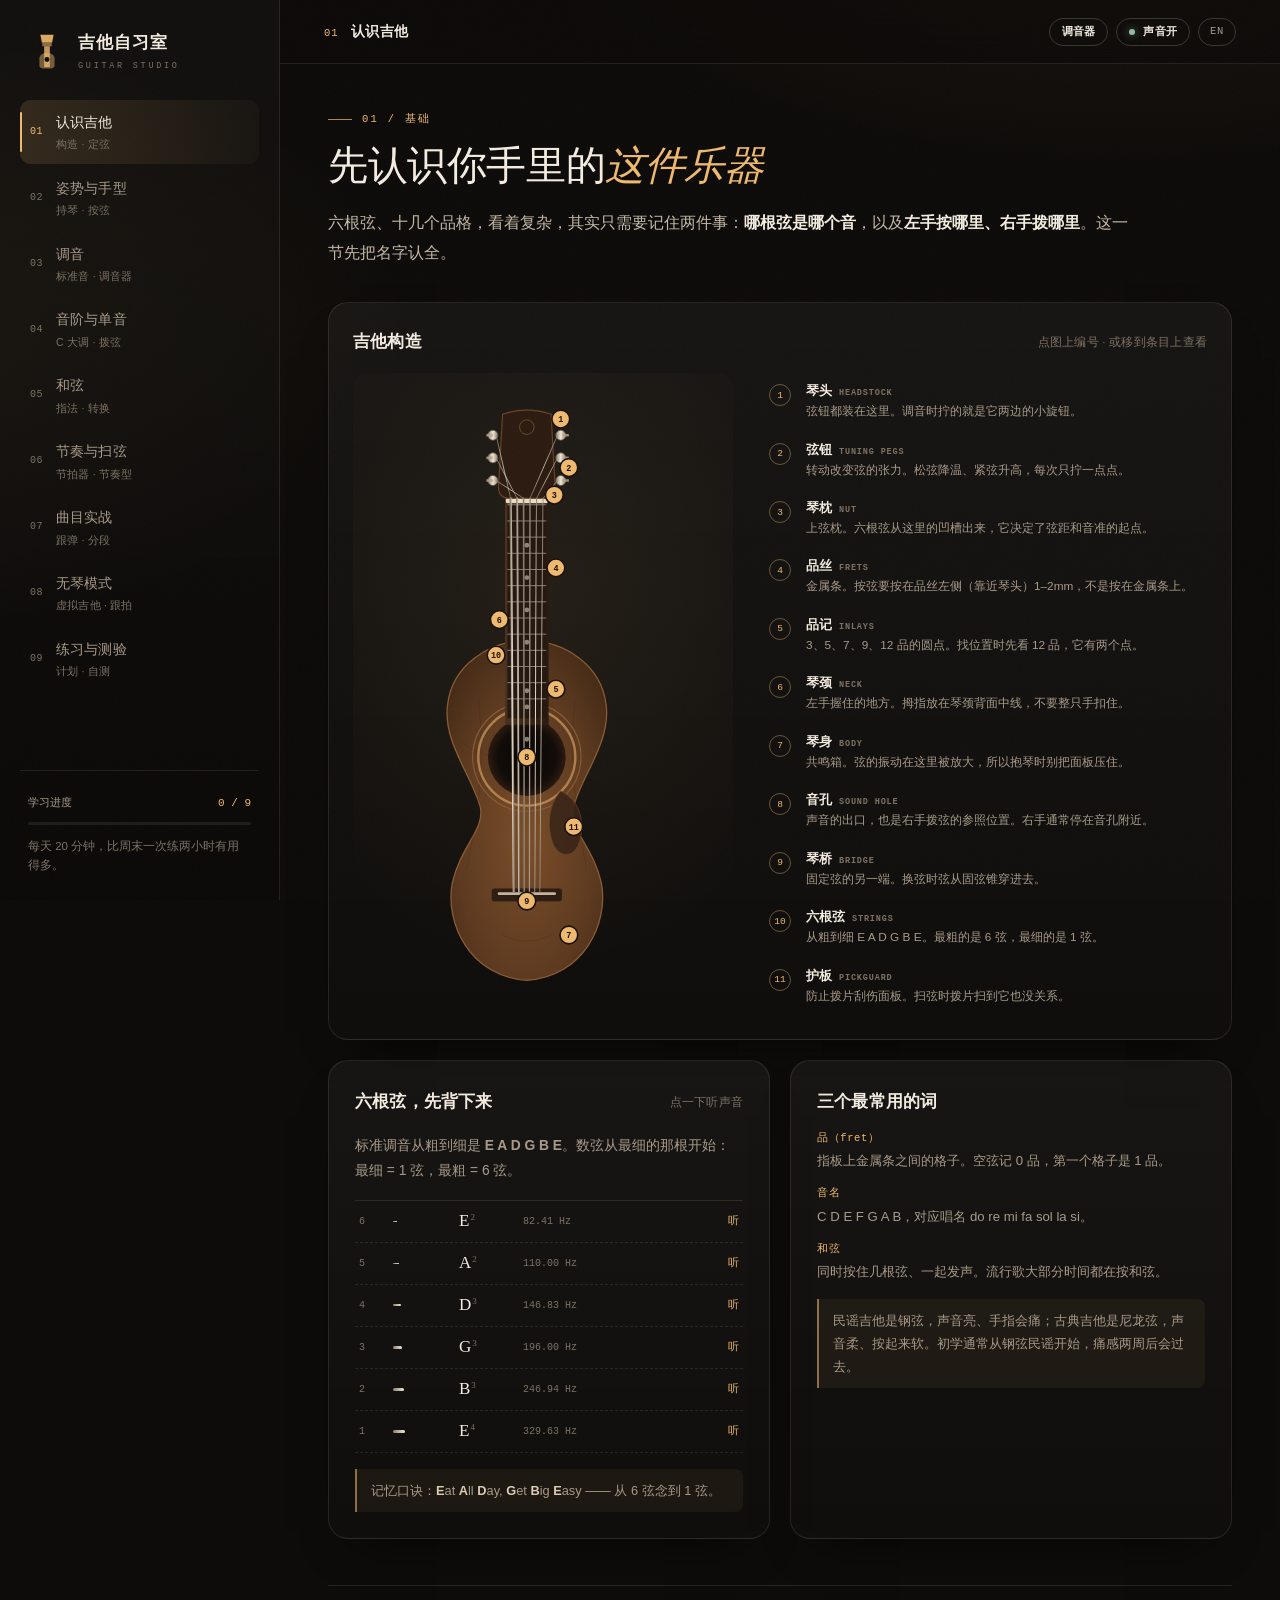
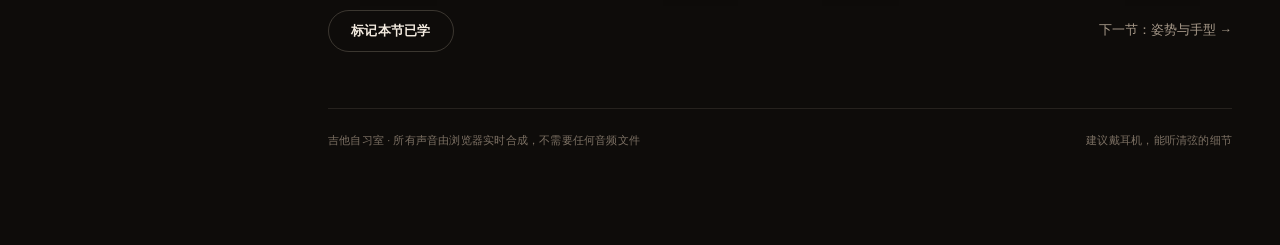
<file: index.html>
<!DOCTYPE html>
<html lang="zh-CN">
<head>
<meta charset="utf-8">
<meta name="viewport" content="width=device-width, initial-scale=1">
<meta name="theme-color" content="#0f0d0b">
<meta name="color-scheme" content="dark">
<link rel="icon" href="data:image/svg+xml,%3Csvg xmlns='http://www.w3.org/2000/svg' viewBox='0 0 32 32'%3E%3Crect width='32' height='32' rx='8' fill='%230f0d0b'/%3E%3Cpath d='M16 5l4 6v5h-8v-5z' fill='%23eeb96f'/%3E%3Ccircle cx='16' cy='21' r='6' fill='%23eeb96f'/%3E%3C/svg%3E">
<title>吉他自习室 · 从零到能弹一首歌</title>
<meta name="description" content="一个可以点、可以听、可以跟着弹的吉他从零教学站：交互指板、调音器、和弦库、节拍器和逐音高亮的曲谱。">
<link rel="stylesheet" href="assets/style.css?v=20261019d">
</head>
<body>
<div class="grain" aria-hidden="true"></div>

<div class="shell">
  <aside class="side">
    <a class="brand" href="#start">
      <span class="brand-mark" aria-hidden="true">
        <svg viewBox="0 0 40 40"><path d="M13 3h14l-1.6 8H14.6L13 3Z" fill="currentColor" opacity=".9"/><path d="M15 11h10v4H15z" fill="currentColor" opacity=".55"/><path d="M17 15h6v22h-6z" fill="currentColor" opacity=".8"/><path d="M12 28c0-4 3.4-6 8-6s8 2 8 6v7c0 2.4-2 3.4-4 3.4h-8c-2 0-4-1-4-3.4v-7Z" fill="currentColor" opacity=".45"/><circle cx="20" cy="29" r="2.6" fill="#0f0d0b"/></svg>
      </span>
      <span class="brand-text"><strong>吉他自习室</strong><em>GUITAR STUDIO</em></span>
    </a>

    <nav class="nav" aria-label="课程目录">
      <a href="#start" data-nav="start"><i>01</i><span>认识吉他<em>构造 · 定弦</em></span></a>
      <a href="#posture" data-nav="posture"><i>02</i><span>姿势与手型<em>持琴 · 按弦</em></span></a>
      <a href="#tune" data-nav="tune"><i>03</i><span>调音<em>标准音 · 调音器</em></span></a>
      <a href="#scale" data-nav="scale"><i>04</i><span>音阶与单音<em>C 大调 · 拨弦</em></span></a>
      <a href="#chords" data-nav="chords"><i>05</i><span>和弦<em>指法 · 转换</em></span></a>
      <a href="#rhythm" data-nav="rhythm"><i>06</i><span>节奏与扫弦<em>节拍器 · 节奏型</em></span></a>
      <a href="#songs" data-nav="songs"><i>07</i><span>曲目实战<em>跟弹 · 分段</em></span></a>
      <a href="#virtual" data-nav="virtual"><i>08</i><span>无琴模式<em>虚拟吉他 · 跟拍</em></span></a>
      <a href="#practice" data-nav="practice"><i>09</i><span>练习与测验<em>计划 · 自测</em></span></a>
    </nav>

    <div class="side-foot">
      <div class="progress">
        <div class="progress-head"><span>学习进度</span><b data-progress-text>0 / 9</b></div>
        <div class="progress-bar"><i data-progress-bar style="width:0%"></i></div>
      </div>
      <p>每天 20 分钟，比周末一次练两小时有用得多。</p>
    </div>
  </aside>

  <main class="main">
    <header class="topbar">
      <div class="topbar-title"><span data-section-index>01</span><strong data-section-title>认识吉他</strong></div>
      <div class="topbar-tools">
        <a class="btn tiny ghost" href="#tune">调音器</a>
        <button class="btn tiny ghost" type="button" data-sound-toggle aria-pressed="false">
          <span class="dot"></span><span data-sound-label>声音开</span>
        </button>
        <a class="lang-switch" href="en/index.html" data-lang-target="en/index.html" aria-label="Switch to English">EN</a>
      </div>
    </header>

    <div class="content">

      <!-- ========== 01 认识吉他 ========== -->
      <section class="section" id="start" data-title="认识吉他">
        <div class="section-head">
          <p class="eyebrow">01 / 基础</p>
          <h2>先认识你手里的<em>这件乐器</em></h2>
          <p class="lead">六根弦、十几个品格，看着复杂，其实只需要记住两件事：<strong>哪根弦是哪个音</strong>，以及<strong>左手按哪里、右手拨哪里</strong>。这一节先把名字认全。</p>
        </div>

        <div class="card anatomy-card">
          <div class="card-head">
            <h3>吉他构造</h3>
            <span class="hint">点图上编号 · 或移到条目上查看</span>
          </div>
          <div class="anatomy">
            <div class="anatomy-figure" id="anatomyMount"></div>
            <div class="anatomy-list" id="anatomyList"></div>
          </div>
        </div>

        <div class="grid two">
          <div class="card">
            <div class="card-head"><h3>六根弦，先背下来</h3><span class="hint">点一下听声音</span></div>
            <p class="muted">标准调音从粗到细是 <b>E A D G B E</b>。数弦从最细的那根开始：最细 = 1 弦，最粗 = 6 弦。</p>
            <div class="string-table" id="stringTable"></div>
            <p class="tip">记忆口诀：<b>E</b>at <b>A</b>ll <b>D</b>ay, <b>G</b>et <b>B</b>ig <b>E</b>asy —— 从 6 弦念到 1 弦。</p>
          </div>
          <div class="card">
            <h3>三个最常用的词</h3>
            <dl class="defs">
              <div><dt>品（fret）</dt><dd>指板上金属条之间的格子。空弦记 0 品，第一个格子是 1 品。</dd></div>
              <div><dt>音名</dt><dd>C D E F G A B，对应唱名 do re mi fa sol la si。</dd></div>
              <div><dt>和弦</dt><dd>同时按住几根弦、一起发声。流行歌大部分时间都在按和弦。</dd></div>
            </dl>
            <p class="tip">民谣吉他是钢弦，声音亮、手指会痛；古典吉他是尼龙弦，声音柔、按起来软。初学通常从钢弦民谣开始，痛感两周后会过去。</p>
          </div>
        </div>

        <div class="lesson-foot">
          <button class="btn ghost" type="button" data-complete="start"><span>标记本节已学</span></button>
          <a class="next-link" href="#posture">下一节：姿势与手型 →</a>
        </div>
      </section>

      <!-- ========== 02 姿势与手型 ========== -->
      <section class="section" id="posture" data-title="姿势与手型">
        <div class="section-head">
          <p class="eyebrow">02 / 基础</p>
          <h2>弹不响、手酸、速度上不去，<em>多半是姿势</em></h2>
          <p class="lead">姿势不是「标准动作」表演，它决定了你能不能省力、能不能按响、能不能弹快。前两周就把这两只手固定下来，后面省很多事。</p>
        </div>

        <div class="grid two">
          <div class="card">
            <h3><span class="num">A</span>坐姿：三点支撑</h3>
            <ol class="steps-list">
              <li><b>琴身凹槽</b>放在右腿大腿上，琴身贴住身体。</li>
              <li>面板稍微朝上，<b>琴头与肩同高</b>，不要低头盯着指板。</li>
              <li>右前臂轻轻压在琴身顶部，但不要把面板压死。</li>
              <li>腰背自然直立，琴是「靠」在你身上的，不是「夹」住的。</li>
            </ol>
            <p class="tip">站着弹时用背带，把琴调到和坐着时一样的高度。练琴时坐着，演出时站着，手感才一致。</p>
          </div>
          <div class="card">
            <h3><span class="num">B</span>左手：指尖、立指、靠近品丝</h3>
            <ol class="steps-list">
              <li>拇指放在<b>琴颈背面中线</b>，和食指相对，不要整只手扣住琴颈。</li>
              <li>手指第一关节拱起来，用<b>指尖</b>按弦，不是指肚。</li>
              <li>按在<b>品丝左侧 1–2mm</b>，不要压在金属条上，也不要缩在格子中间。</li>
              <li>手腕稍微向前送，让手指有活动空间。</li>
            </ol>
            <p class="tip">按不响的三个原因，按顺序检查：位置不对 → 力度不够 → 手指碰到了旁边的弦。</p>
          </div>
        </div>

        <div class="card">
          <div class="card-head"><h3>按弦的位置，差 2 毫米差别很大</h3><span class="hint">侧视图</span></div>
          <div class="hand-figure" id="handDiagram"></div>
        </div>

        <div class="grid two">
          <div class="card">
            <div class="card-head"><h3><span class="num">C</span>右手：手腕发力</h3></div>
            <div class="pick-figure" id="pickDiagram"></div>
            <ul class="clean-list">
              <li>拨片用拇指和食指捏住，露出 <b>2–3mm</b>，不要捏死。</li>
              <li>拨片与弦约 <b>30–45°</b>，下扫用尖端，上扫用背面。</li>
              <li>发力的是<b>手腕</b>，不是整条手臂。想象甩掉手上的水。</li>
              <li>指弹时：拇指管 6/5/4 弦，食指 3 弦，中指 2 弦，无名指 1 弦。</li>
            </ul>
          </div>
          <div class="card">
            <h3><span class="num">D</span>四个最常见的错误</h3>
            <div class="mistake"><b>手指趴平</b><span>指肚压到旁边的弦，声音缺一根。把手指立起来。</span></div>
            <div class="mistake"><b>按在品丝上</b><span>弦没有有效长度，声音发闷、没有延音。往左挪 2mm。</span></div>
            <div class="mistake"><b>拇指扣住琴颈</b><span>手指张不开，换和弦慢。拇指回到琴颈背面。</span></div>
            <div class="mistake"><b>手腕塌下去</b><span>手指够不到低音弦，还容易酸。把手腕向前送。</span></div>
          </div>
        </div>

        <div class="card">
          <div class="card-head"><h3>上手前自检</h3><span class="hint">勾完再开始弹</span></div>
          <div class="check-list" id="postureChecks"></div>
        </div>

        <div class="lesson-foot">
          <button class="btn ghost" type="button" data-complete="posture"><span>标记本节已学</span></button>
          <a class="next-link" href="#tune">下一节：调音 →</a>
        </div>
      </section>

      <!-- ========== 03 调音 ========== -->
      <section class="section" id="tune" data-title="调音">
        <div class="section-head">
          <p class="eyebrow">03 / 准备</p>
          <h2>每次拿起琴，<em>先调音</em></h2>
          <p class="lead">音不准，练得越久越糟——你的耳朵会记住错误的音高。标准音 <b>A4 = 440Hz</b>，六根弦从粗到细是 E2 · A2 · D3 · G3 · B3 · E4。</p>
        </div>

        <div class="card tuner-card" id="tunerMount"></div>

        <div class="grid two">
          <div class="card">
            <h3>调音五步</h3>
            <ol class="steps-list">
              <li>从 <b>6 弦</b>开始，轻轻拨一下，让音持续响。</li>
              <li>看指针：<b>偏低 → 慢慢拧紧</b>，偏高 → 放松。</li>
              <li>每次转动不超过 <b>1/4 圈</b>，边拧边听。</li>
              <li>指针进绿区、稳定两秒，再调下一根。</li>
              <li>六根都调完，<b>回头再查一遍 6 弦</b>——调别的弦会改变琴颈张力。</li>
            </ol>
            <p class="tip">新换的弦前三天会一直跑音，正常。每次弹之前调一遍，一周后就会稳定。</p>
          </div>
          <div class="card">
            <h3>没有调音器也能调：相对调音法</h3>
            <p class="muted">用已经调准的弦当参照，一根一根对。点「听这对」会先响参照音，再响目标空弦。</p>
            <div class="relative-table" id="relativeTuning"></div>
            <p class="tip">原理：6 弦 5 品 = 5 弦空弦，5 弦 5 品 = 4 弦空弦，4 弦 5 品 = 3 弦空弦，<b>3 弦 4 品</b> = 2 弦空弦，2 弦 5 品 = 1 弦空弦。</p>
          </div>
        </div>

        <div class="notice">
          <b>两个安全提醒</b>
          <span>拧弦钮时慢慢来，一次别超过半圈；调音时轻拨，不要用力扫。弦绷得太紧会断，换弦时尤其注意。</span>
        </div>

        <div class="lesson-foot">
          <button class="btn ghost" type="button" data-complete="tune"><span>标记本节已学</span></button>
          <a class="next-link" href="#scale">下一节：音阶与单音 →</a>
        </div>
      </section>

      <!-- ========== 04 音阶与单音 ========== -->
      <section class="section" id="scale" data-title="音阶与单音">
        <div class="section-head">
          <p class="eyebrow">04 / 单音</p>
          <h2>先让每个音<em>干净地响出来</em></h2>
          <p class="lead">先别急着学和弦。用单音把「左手按准 + 右手拨清楚」练顺，后面学和弦会快很多。下面这块指板可以直接点，每个位置都会发声。</p>
        </div>

        <div class="card board-card">
          <div class="card-head">
            <h3>C 大调音阶 · 第一把位</h3>
            <div class="seg" id="scaleModes" role="group" aria-label="指板显示模式">
              <button type="button" data-mode="scale" class="is-on">C 大调</button>
              <button type="button" data-mode="all">全部音名</button>
              <button type="button" data-mode="none">只看指板</button>
            </div>
          </div>
          <div class="board-scroll"><div id="scaleBoard"></div></div>
          <div class="board-foot">
            <span class="now-chip" id="scaleNow">点一下指板上的任意位置</span>
            <span class="legend">
              <i class="lg-root"></i>根音 C
              <i class="lg-third"></i>三音 / 五音
              <i class="lg-other"></i>其他音
            </span>
          </div>
        </div>

        <div class="grid two">
          <div class="card">
            <h3>C 大调是怎么来的</h3>
            <p class="muted">相邻两品是<b>半音</b>，隔一品是<b>全音</b>。大调音阶的公式是：全 · 全 · 半 · 全 · 全 · 全 · 半。</p>
            <div class="interval-row" id="intervalRow"></div>
            <p class="tip">记住这个公式，你就能在任何一根弦上推出大调音阶，不用死背格子。</p>
          </div>
          <div class="card">
            <h3>右手：先把拨弦练稳</h3>
            <ul class="clean-list">
              <li>拨片<b>垂直弦</b>、稍微斜 30°，声音最干净。</li>
              <li>下拨（↓）用拨片尖端，上拨（↑）用背面。</li>
              <li>慢速时每个音都<b>下拨</b>，先把音色练一致；熟练后再上下交替。</li>
              <li>手指拨弦：拇指负责低音弦，食指、中指、无名指负责 3、2、1 弦。</li>
            </ul>
            <p class="tip">判断标准：闭眼听，十二个音的音量应该像一条直线，没有突然变大或变小。</p>
          </div>
        </div>

        <div class="section-sub">
          <h3>三条练习，从今天开始</h3>
          <p class="muted">每条都可以点「播放」跟着弹。先点谱子上的任意一个音，听一下它该是什么声音。</p>
        </div>
        <div class="exercise-list" id="exerciseList"></div>

        <div class="lesson-foot">
          <button class="btn ghost" type="button" data-complete="scale"><span>标记本节已学</span></button>
          <a class="next-link" href="#chords">下一节：和弦 →</a>
        </div>
      </section>

      <!-- ========== 05 和弦 ========== -->
      <section class="section" id="chords" data-title="和弦">
        <div class="section-head">
          <p class="eyebrow">05 / 和弦</p>
          <h2>八个和弦，<em>能弹半个歌单</em></h2>
          <p class="lead">流行歌大部分时间就在这几个和弦里转。目标不是「知道怎么按」，而是「不用看也能一次按响」。</p>
        </div>

        <div class="card">
          <div class="card-head"><h3>先学会看和弦图</h3><span class="hint">竖着看：左 6 弦 → 右 1 弦</span></div>
          <div class="chord-guide">
            <div class="chord-guide-figure" id="chordGuide"></div>
            <div class="chord-guide-text">
              <ul class="clean-list">
                <li><b>最上面粗线</b>是琴枕（0 品）；后面每条横线是一个品。</li>
                <li><b>圆点</b>表示手指按的位置，点里的数字是手指：1 食指、2 中指、3 无名指、4 小指。</li>
                <li><b>○</b> 空弦，要弹；<b>×</b> 不弹，右手别碰到。</li>
                <li>从左到右是 <b>6 5 4 3 2 1</b> 弦，和最下面的弦名对应。</li>
              </ul>
              <p class="tip">按和弦的顺序永远是：<b>先摆手指 → 逐弦检查 → 再扫弦</b>。不要一上来就扫。</p>
            </div>
          </div>
        </div>

        <div class="section-sub chord-sub">
          <h3>和弦库</h3>
          <div class="seg" id="chordFilter" role="group" aria-label="和弦难度筛选">
            <button type="button" data-level="all" class="is-on">全部</button>
            <button type="button" data-level="1">入门</button>
            <button type="button" data-level="2">进阶</button>
          </div>
        </div>
        <div class="chord-grid" id="chordGrid"></div>

        <div class="chord-detail" id="chordDetail"></div>

        <div class="card trainer-card" id="chordTrainer"></div>

        <div class="lesson-foot">
          <button class="btn ghost" type="button" data-complete="chords"><span>标记本节已学</span></button>
          <a class="next-link" href="#rhythm">下一节：节奏与扫弦 →</a>
        </div>
      </section>

      <!-- ========== 06 节奏与扫弦 ========== -->
      <section class="section" id="rhythm" data-title="节奏与扫弦">
        <div class="section-head">
          <p class="eyebrow">06 / 节奏</p>
          <h2>节奏稳，<em>比和弦难按更值钱</em></h2>
          <p class="lead">大部分人扫弦难听，不是手型问题，是拍子不稳。先用节拍器把「每拍一下」练成肌肉记忆，再加花样。</p>
        </div>

        <div class="card metro-card" id="metroMount"></div>

        <div class="section-sub">
          <h3>四个节奏型，从简单到花</h3>
          <p class="muted">点卡片试听，下面的箭头会跟着亮。先跟着亮起的箭头空手挥，再上琴。</p>
        </div>
        <div class="pattern-grid" id="patternMount"></div>
        <div class="card pattern-board" id="patternBoard"></div>

        <div class="grid three">
          <div class="card mini">
            <h3>手腕，不是手臂</h3>
            <p>扫弦是手腕画的小弧线，前臂几乎不动。手臂一动，速度就上不去，还容易扫错弦。</p>
          </div>
          <div class="card mini">
            <h3>手不要停</h3>
            <p>即使这一拍不扫，手也要按节奏空挥。停顿会让下一拍迟到，这是节奏不稳的头号原因。</p>
          </div>
          <div class="card mini">
            <h3>先轻后重</h3>
            <p>扫弦音量靠手腕幅度控制，不是靠用力砸。用力过猛会打品、断弦，声音反而更小。</p>
          </div>
        </div>

        <div class="card">
          <h3>练习顺序（别跳）</h3>
          <ol class="steps-list">
            <li><b>60 BPM</b>，只下扫，每拍一下，连续 2 分钟不错拍。</li>
            <li>加到 <b>80 BPM</b>，还是只下扫，确认手腕没有变僵。</li>
            <li>学「下 下上 · 上下上」，先在空气中挥手，再上琴。</li>
            <li>用 <b>C → G → Am → F</b> 循环，每个和弦一小节，慢速换。</li>
            <li>能连续跟完一整首 3 分钟的歌，再考虑加速。</li>
          </ol>
        </div>

        <div class="lesson-foot">
          <button class="btn ghost" type="button" data-complete="rhythm"><span>标记本节已学</span></button>
          <a class="next-link" href="#songs">下一节：曲目实战 →</a>
        </div>
      </section>

      <!-- ========== 07 曲目实战 ========== -->
      <section class="section" id="songs" data-title="曲目实战">
        <div class="section-head">
          <p class="eyebrow">07 / 实战</p>
          <h2>跟着高亮，<em>一个音一个音地弹</em></h2>
          <p class="lead">点「播放」会按节拍逐音高亮，指板上同步显示按哪里。也可以直接点谱子上的任意一个音，单独听、单独练。</p>
        </div>

        <div class="song-picker" id="songList"></div>
        <div id="playerMount"></div>

        <div class="card import-card">
          <div class="card-head"><h3>导入自己的谱子</h3><span class="hint">JSON · 只存在本地</span></div>
          <p class="muted">把任意六线谱图片给 AI，让它按下面的标准生成 JSON，再粘贴进来。导入的谱子只保存在你的浏览器里，不会上传。</p>
          <details class="import-box" id="importBox">
            <summary>查看格式标准 / 打开导入</summary>
            <div class="import-body">
              <div class="import-spec">
                <p><code>format</code> 固定为 <code>guitar-tab/v1</code>；<code>title</code> 必填；<code>bpm</code> 30–240；<code>beatsPerBar</code> 2–8；<code>tuning</code> 固定 <code>EADGBE</code>。</p>
                <p><code>steps</code> 是数组，每个元素：<code>{ "notes": [{ "string": 1–6, "fret": 0–15 }], "beats": 0.25 的倍数 }</code>。每小节总拍数必须是 <code>beatsPerBar</code> 的整数倍；只支持单声部。</p>
                <pre>{
  "format": "guitar-tab/v1",
  "title": "My melody",
  "bpm": 90,
  "beatsPerBar": 4,
  "tuning": "EADGBE",
  "steps": [
    { "notes": [{ "string": 1, "fret": 0 }], "beats": 1 },
    { "notes": [{ "string": 1, "fret": 1 }], "beats": 1 },
    { "notes": [{ "string": 2, "fret": 3 }], "beats": 2 }
  ]
}</pre>
              </div>
              <div class="import-actions">
                <button type="button" class="btn small ghost" data-import-prompt>复制 AI 提示词</button>
                <label class="btn small ghost import-file">选择 JSON 文件<input type="file" accept=".json,application/json" data-import-file></label>
              </div>
              <textarea class="import-text" data-import-text rows="7" placeholder="粘贴 AI 返回的 JSON"></textarea>
              <div class="import-actions">
                <button type="button" class="btn small" data-import-validate>校验并预览</button>
                <button type="button" class="btn small ghost" data-import-save disabled>保存到我的曲库</button>
                <button type="button" class="btn small ghost" data-import-clear>清空</button>
              </div>
              <div class="import-status" data-import-status></div>
              <ul class="import-errors" data-import-errors></ul>
              <p class="import-note">只导入你有权使用的谱子；导入内容不会上传到服务器。</p>
              <div class="import-songs" data-import-songs></div>
            </div>
          </details>
        </div>

        <div class="card">
          <h3>一首歌怎么练（照这个顺序）</h3>
          <ol class="steps-list">
            <li><b>分段</b>：一次只练 2–4 小节，不要从头到尾硬磕。</li>
            <li><b>降速</b>：把速度调到 60–70%，慢到不会错。</li>
            <li><b>循环</b>：打开循环，同一段连续弹 10 遍，形成肌肉记忆。</li>
            <li><b>拼接</b>：两段都能单独弹了，再连起来。</li>
            <li><b>录音</b>：用手机录一遍，回放时你会立刻听出问题。</li>
          </ol>
          <p class="tip">错音不可怕，可怕的是用错误的速度把错误练熟。慢练是唯一捷径。</p>
        </div>

        <div class="lesson-foot">
          <button class="btn ghost" type="button" data-complete="songs"><span>标记本节已学</span></button>
          <a class="next-link" href="#virtual">下一节：无琴模式 →</a>
        </div>
      </section>

      <!-- ========== 08 无琴模式 ========== -->
      <section class="section" id="virtual" data-title="无琴模式">
        <div class="section-head">
          <p class="eyebrow">08 / 无琴</p>
          <h2>没有吉他，<em>也能先弹</em></h2>
          <p class="lead">用鼠标、触屏或键盘弹这把虚拟吉他。选一个和弦，点弦听单音，按住拖动逐根拨，空格扫弦；再用跟拍循环把节奏练稳。等琴到了，你的耳朵和右手已经准备好了。</p>
        </div>

        <div class="card virtual-card">
          <div class="card-head"><h3>虚拟吉他</h3><span class="hint">鼠标 / 触屏 / 键盘</span></div>
          <div id="virtualMount"><p class="vg-loading">正在加载虚拟吉他…</p></div>
        </div>

        <div class="card fret-card">
          <div class="card-head"><h3>按和弦练习</h3><span class="hint">点格子按弦 · 再点一次取消</span></div>
          <div id="fretTrainer"></div>
        </div>

        <div class="grid three">
          <div class="card mini">
            <h3>先练节奏</h3>
            <p>选「四下」或「民谣万能型」，60 BPM，跟着上面的循环扫两分钟。手不停，比扫得响更重要。</p>
            <a class="mini-link" href="#virtual">↑ 就在上面</a>
          </div>
          <div class="card mini">
            <h3>再练耳朵</h3>
            <p>去练习页做听音和听和弦。没有琴也能分清大三和弦和小三和弦，这是之后扒歌的基础。</p>
            <a class="mini-link" href="#practice">去做测验 →</a>
          </div>
          <div class="card mini">
            <h3>记住指板</h3>
            <p>用找音测验把 0–12 品的音名记熟。拿到琴的那天，你会发现自己已经知道音在哪里。</p>
            <a class="mini-link" href="#practice">去找音 →</a>
          </div>
        </div>

        <div class="card">
          <div class="card-head"><h3>第一把琴怎么买</h3><span class="hint">没琴的人先看这个</span></div>
          <div class="buy-list">
            <div><b>预算</b><span>200–400 加元（约 1000–2000 元）就够。手感比品牌重要，别为 logo 多花钱。</span></div>
            <div><b>尺寸</b><span>成人 41 寸 D 型最通用；个子小或手小，选 40 寸或 OM 型。</span></div>
            <div><b>弦距</b><span>让店家把 12 品处的弦距调到 2.5–3mm。按起来不费劲，才练得下去。</span></div>
            <div><b>试弹</b><span>现场让店员弹一段，听声音、看琴颈直不直；网购只选支持退换的。</span></div>
          </div>
          <p class="tip">别买玩具琴。弦距过高的琴会让手指疼到放弃，这不是「练出来」的问题。</p>
        </div>

        <div class="lesson-foot">
          <button class="btn ghost" type="button" data-complete="virtual"><span>标记本节已学</span></button>
          <a class="next-link" href="#practice">下一节：练习与测验 →</a>
        </div>
      </section>

      <!-- ========== 09 练习与测验 ========== -->
      <section class="section" id="practice" data-title="练习与测验">
        <div class="section-head">
          <p class="eyebrow">09 / 坚持</p>
          <h2>每天 20 分钟，<em>两周能弹一首歌</em></h2>
          <p class="lead">练琴不是「有空才练」，是「每天固定时间练一点」。下面这份计划和自测，帮你把练习变成习惯。</p>
        </div>

        <div class="grid two">
          <div class="card">
            <div class="card-head"><h3>今日 20 分钟</h3><span class="hint" id="todayLabel">—</span></div>
            <div class="plan-list" id="planList"></div>
            <div class="plan-bar"><i data-plan-bar style="width:0%"></i></div>
            <p class="tip">顺序可以换，但每天都要有「和弦 + 节奏 + 曲目」这三样。</p>
          </div>
          <div class="card">
            <h3>7 天入门路线</h3>
            <div class="day-table" id="dayTable"></div>
          </div>
        </div>

        <div class="section-sub">
          <h3>自测：你真的记住了吗</h3>
          <p class="muted">找音练指板记忆，听音练耳朵。不用追求满分，错了就点「再听一次」。</p>
        </div>
        <div id="quizMount"></div>

        <div class="card">
          <h3>新手最常问的四个问题</h3>
          <div class="faq">
            <details>
              <summary>手指按不响、有杂音，怎么办？</summary>
              <p>按顺序检查三件事：① 按的位置是不是在品丝左侧 1–2mm；② 手指有没有立起来，指肚有没有碰到旁边的弦；③ 力度够不够。大部分「按不响」不是力气问题，是位置问题。</p>
            </details>
            <details>
              <summary>手指疼是正常的吗？</summary>
              <p>前两周指尖疼是正常的，起茧之后就不疼了。但如果是关节刺痛，立刻停，休息一天。每天 20 分钟、分两次练，比一次练一小时更不容易伤手。</p>
            </details>
            <details>
              <summary>和弦换不快，怎么练？</summary>
              <p>三个技巧：① 找两个和弦的<b>共同手指</b>，能不动就不动；② 换和弦时<b>先动低音弦</b>，扫弦从低音开始；③ 眼睛提前看下一个和弦。然后用节拍器，4 拍换一个，慢到能跟上。</p>
            </details>
            <details>
              <summary>先学乐理还是先学弹？</summary>
              <p>同时进行，但以弹为主。每学一个和弦，知道它由哪三个音组成就够了；每学一个音阶，知道它在指板上的位置就够了。纯看乐理书不动手，进步会很慢。</p>
            </details>
          </div>
        </div>

        <div class="closing">
          <p class="eyebrow">最后一句</p>
          <h3>慢就是快。</h3>
          <p>把每一个音弹干净，把每一拍数清楚，剩下的交给时间。两周后，你会有一首能完整弹完的歌。</p>
        </div>

        <div class="lesson-foot">
          <button class="btn ghost" type="button" data-complete="practice"><span>标记本节已学</span></button>
          <a class="next-link" href="#start">回到开头 ↑</a>
        </div>
      </section>

      <footer class="site-foot">
        <span>吉他自习室 · 所有声音由浏览器实时合成，不需要任何音频文件</span>
        <span>建议戴耳机，能听清弦的细节</span>
      </footer>
    </div>
  </main>
</div>

<script src="assets/data.js?v=20261019d"></script>
<script src="assets/i18n.js?v=20261019d"></script>
<script src="assets/audio.js?v=20261019d"></script>
<script src="assets/visuals.js?v=20261019d"></script>
<script src="assets/app.js?v=20261019d"></script>

<script>
(function () {
  setTimeout(function () {
    var mount = document.getElementById('virtualMount');
    if (!mount || !mount.querySelector('.vg-loading')) return;
    try {
      if (sessionStorage.getItem('vg-cache-fix')) return;
      sessionStorage.setItem('vg-cache-fix', '1');
    } catch (e) { return; }
    location.replace(location.pathname + '?v=' + Date.now() + location.hash);
  }, 1200);
})();
</script>
</body>
</html>
</file>
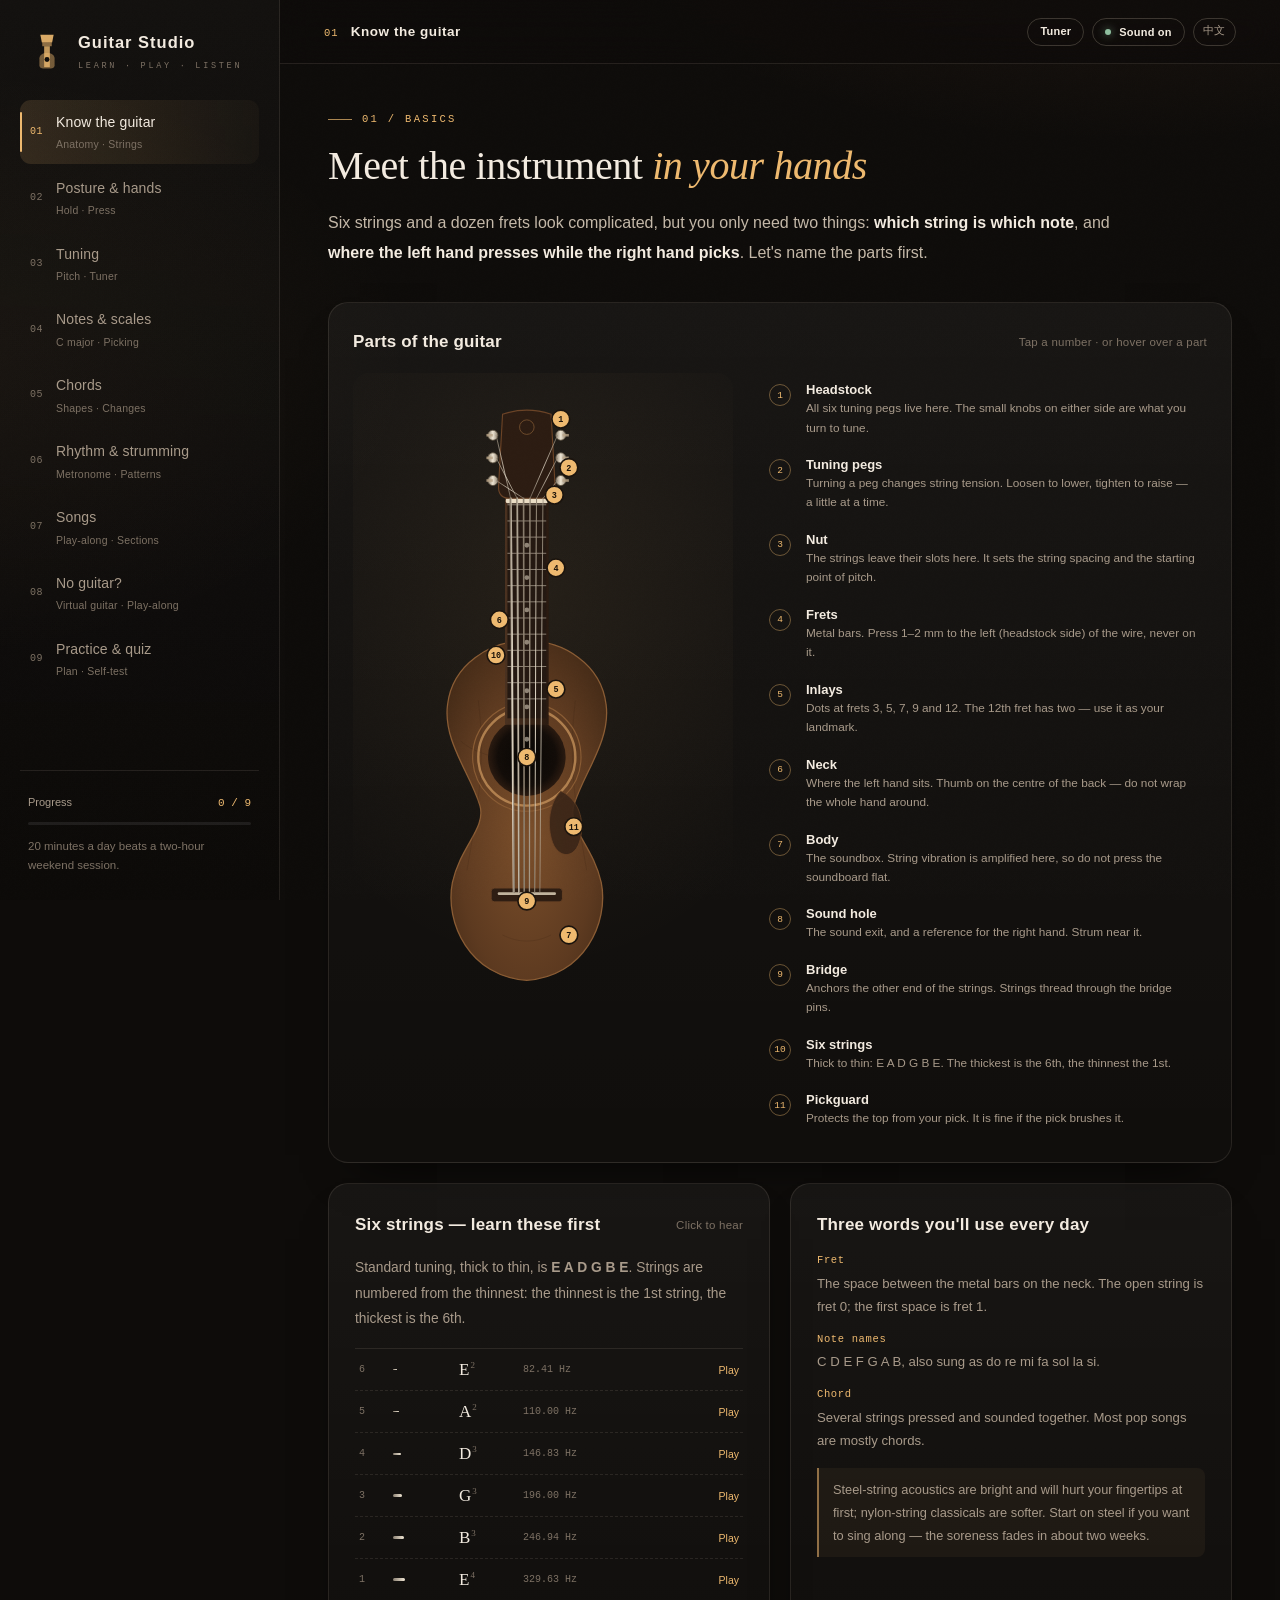
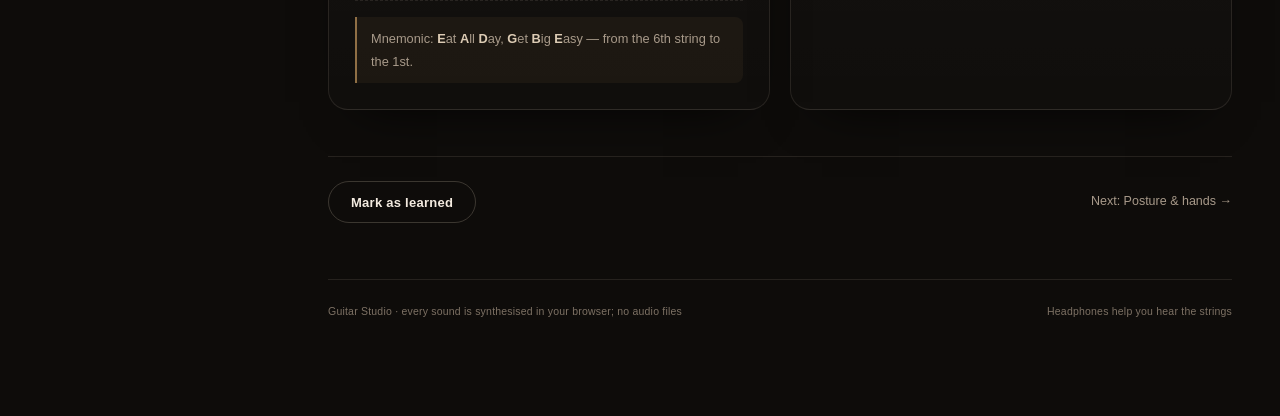
<file: en/index.html>
<!DOCTYPE html>
<html lang="en">
<head>
<meta charset="utf-8">
<meta name="viewport" content="width=device-width, initial-scale=1">
<meta name="theme-color" content="#0f0d0b">
<meta name="color-scheme" content="dark">
<link rel="icon" href="data:image/svg+xml,%3Csvg xmlns='http://www.w3.org/2000/svg' viewBox='0 0 32 32'%3E%3Crect width='32' height='32' rx='8' fill='%230f0d0b'/%3E%3Cpath d='M16 5l4 6v5h-8v-5z' fill='%23eeb96f'/%3E%3Ccircle cx='16' cy='21' r='6' fill='%23eeb96f'/%3E%3C/svg%3E">
<title>Guitar Studio · From zero to your first song</title>
<meta name="description" content="An interactive, visual guitar course: clickable fretboard, live tuner, chord library, metronome and play-along tabs.">
<link rel="stylesheet" href="../assets/style.css?v=20261019d">
</head>
<body>
<div class="grain" aria-hidden="true"></div>

<div class="shell">
  <aside class="side">
    <a class="brand" href="#start">
      <span class="brand-mark" aria-hidden="true">
        <svg viewBox="0 0 40 40"><path d="M13 3h14l-1.6 8H14.6L13 3Z" fill="currentColor" opacity=".9"/><path d="M15 11h10v4H15z" fill="currentColor" opacity=".55"/><path d="M17 15h6v22h-6z" fill="currentColor" opacity=".8"/><path d="M12 28c0-4 3.4-6 8-6s8 2 8 6v7c0 2.4-2 3.4-4 3.4h-8c-2 0-4-1-4-3.4v-7Z" fill="currentColor" opacity=".45"/><circle cx="20" cy="29" r="2.6" fill="#0f0d0b"/></svg>
      </span>
      <span class="brand-text"><strong>Guitar Studio</strong><em>LEARN · PLAY · LISTEN</em></span>
    </a>

    <nav class="nav" aria-label="Course contents">
      <a href="#start" data-nav="start"><i>01</i><span>Know the guitar<em>Anatomy · Strings</em></span></a>
      <a href="#posture" data-nav="posture"><i>02</i><span>Posture &amp; hands<em>Hold · Press</em></span></a>
      <a href="#tune" data-nav="tune"><i>03</i><span>Tuning<em>Pitch · Tuner</em></span></a>
      <a href="#scale" data-nav="scale"><i>04</i><span>Notes &amp; scales<em>C major · Picking</em></span></a>
      <a href="#chords" data-nav="chords"><i>05</i><span>Chords<em>Shapes · Changes</em></span></a>
      <a href="#rhythm" data-nav="rhythm"><i>06</i><span>Rhythm &amp; strumming<em>Metronome · Patterns</em></span></a>
      <a href="#songs" data-nav="songs"><i>07</i><span>Songs<em>Play-along · Sections</em></span></a>
      <a href="#virtual" data-nav="virtual"><i>08</i><span>No guitar?<em>Virtual guitar · Play-along</em></span></a>
      <a href="#practice" data-nav="practice"><i>09</i><span>Practice &amp; quiz<em>Plan · Self-test</em></span></a>
    </nav>

    <div class="side-foot">
      <div class="progress">
        <div class="progress-head"><span>Progress</span><b data-progress-text>0 / 9</b></div>
        <div class="progress-bar"><i data-progress-bar style="width:0%"></i></div>
      </div>
      <p>20 minutes a day beats a two-hour weekend session.</p>
    </div>
  </aside>

  <main class="main">
    <header class="topbar">
      <div class="topbar-title"><span data-section-index>01</span><strong data-section-title>Know the guitar</strong></div>
      <div class="topbar-tools">
        <a class="btn tiny ghost" href="#tune">Tuner</a>
        <button class="btn tiny ghost" type="button" data-sound-toggle aria-pressed="false">
          <span class="dot"></span><span data-sound-label>Sound on</span>
        </button>
        <a class="lang-switch" href="../index.html" data-lang-target="../index.html" aria-label="切换到中文">中文</a>
      </div>
    </header>

    <div class="content">

      <!-- ========== 01 ========== -->
      <section class="section" id="start" data-title="Know the guitar">
        <div class="section-head">
          <p class="eyebrow">01 / BASICS</p>
          <h2>Meet the instrument <em>in your hands</em></h2>
          <p class="lead">Six strings and a dozen frets look complicated, but you only need two things: <strong>which string is which note</strong>, and <strong>where the left hand presses while the right hand picks</strong>. Let's name the parts first.</p>
        </div>

        <div class="card anatomy-card">
          <div class="card-head">
            <h3>Parts of the guitar</h3>
            <span class="hint">Tap a number · or hover over a part</span>
          </div>
          <div class="anatomy">
            <div class="anatomy-figure" id="anatomyMount"></div>
            <div class="anatomy-list" id="anatomyList"></div>
          </div>
        </div>

        <div class="grid two">
          <div class="card">
            <div class="card-head"><h3>Six strings — learn these first</h3><span class="hint">Click to hear</span></div>
            <p class="muted">Standard tuning, thick to thin, is <b>E A D G B E</b>. Strings are numbered from the thinnest: the thinnest is the 1st string, the thickest is the 6th.</p>
            <div class="string-table" id="stringTable"></div>
            <p class="tip">Mnemonic: <b>E</b>at <b>A</b>ll <b>D</b>ay, <b>G</b>et <b>B</b>ig <b>E</b>asy — from the 6th string to the 1st.</p>
          </div>
          <div class="card">
            <h3>Three words you'll use every day</h3>
            <dl class="defs">
              <div><dt>Fret</dt><dd>The space between the metal bars on the neck. The open string is fret 0; the first space is fret 1.</dd></div>
              <div><dt>Note names</dt><dd>C D E F G A B, also sung as do re mi fa sol la si.</dd></div>
              <div><dt>Chord</dt><dd>Several strings pressed and sounded together. Most pop songs are mostly chords.</dd></div>
            </dl>
            <p class="tip">Steel-string acoustics are bright and will hurt your fingertips at first; nylon-string classicals are softer. Start on steel if you want to sing along — the soreness fades in about two weeks.</p>
          </div>
        </div>

        <div class="lesson-foot">
          <button class="btn ghost" type="button" data-complete="start"><span>Mark as learned</span></button>
          <a class="next-link" href="#posture">Next: Posture &amp; hands →</a>
        </div>
      </section>

      <!-- ========== 02 ========== -->
      <section class="section" id="posture" data-title="Posture &amp; hands">
        <div class="section-head">
          <p class="eyebrow">02 / BASICS</p>
          <h2>Dead notes, sore hands, no speed — <em>it's usually posture</em></h2>
          <p class="lead">Posture isn't a performance of “correct form”. It decides whether you can relax, make notes ring, and move quickly. Lock in these two hands in the first two weeks and everything later gets easier.</p>
        </div>

        <div class="grid two">
          <div class="card">
            <h3><span class="num">A</span>Sitting: three points of contact</h3>
            <ol class="steps-list">
              <li>Rest the <b>waist of the guitar</b> on your right thigh, with the body against yours.</li>
              <li>Angle the soundboard slightly up. The <b>headstock should sit around shoulder height</b> — don't stare down at the fretboard.</li>
              <li>Let your right forearm rest on the top edge of the body, but don't press the soundboard dead.</li>
              <li>Keep your back naturally upright. The guitar <b>leans</b> on you; you don't clamp it.</li>
            </ol>
            <p class="tip">Standing? Use a strap and set the guitar to the same height as when you sit. Practise sitting, perform standing — keep the feel the same.</p>
          </div>
          <div class="card">
            <h3><span class="num">B</span>Left hand: fingertips, arch, close to the fret</h3>
            <ol class="steps-list">
              <li>Thumb on the <b>centre of the back of the neck</b>, opposite the index finger. Don't wrap your whole hand around it.</li>
              <li>Arch the first knuckle and press with the <b>fingertip</b>, not the pad.</li>
              <li>Press <b>1–2 mm to the left of the fret wire</b> (toward the headstock) — not on the metal, not in the middle of the space.</li>
              <li>Push the wrist slightly forward to give your fingers room.</li>
            </ol>
            <p class="tip">If a note won't ring, check in this order: position → pressure → a finger touching the neighbouring string.</p>
          </div>
        </div>

        <div class="card">
          <div class="card-head"><h3>Two millimetres make a big difference</h3><span class="hint">Side view</span></div>
          <div class="hand-figure" id="handDiagram"></div>
        </div>

        <div class="grid two">
          <div class="card">
            <div class="card-head"><h3><span class="num">C</span>Right hand: the wrist does the work</h3></div>
            <div class="pick-figure" id="pickDiagram"></div>
            <ul class="clean-list">
              <li>Hold the pick between thumb and index with <b>2–3 mm</b> showing. Don't squeeze.</li>
              <li>Angle the pick <b>30–45°</b> to the string. Downstroke with the tip, upstroke with the back edge.</li>
              <li>The <b>wrist</b> moves, not the whole arm. Imagine flicking water off your hand.</li>
              <li>Fingerstyle: thumb covers strings 6/5/4; index 3, middle 2, ring 1.</li>
            </ul>
          </div>
          <div class="card">
            <h3><span class="num">D</span>Four common mistakes</h3>
            <div class="mistake"><b>Flat fingers</b><span>The pad mutes the next string. Stand the fingers up.</span></div>
            <div class="mistake"><b>Pressing on the fret</b><span>No length of string is left to vibrate; the note thuds. Move 2 mm left.</span></div>
            <div class="mistake"><b>Thumb wrapped over</b><span>Your fingers can't stretch and changes get slow. Put the thumb back behind the neck.</span></div>
            <div class="mistake"><b>Collapsed wrist</b><span>You can't reach the low strings and your hand cramps. Push the wrist forward.</span></div>
          </div>
        </div>

        <div class="card">
          <div class="card-head"><h3>Self-check before you play</h3><span class="hint">Tick them all first</span></div>
          <div class="check-list" id="postureChecks"></div>
        </div>

        <div class="lesson-foot">
          <button class="btn ghost" type="button" data-complete="posture"><span>Mark as learned</span></button>
          <a class="next-link" href="#tune">Next: Tuning →</a>
        </div>
      </section>

      <!-- ========== 03 ========== -->
      <section class="section" id="tune" data-title="Tuning">
        <div class="section-head">
          <p class="eyebrow">03 / SETUP</p>
          <h2>Tune before you play. <em>Every time.</em></h2>
          <p class="lead">If the guitar is out of tune, practice makes your ear worse — it memorises the wrong pitch. Standard pitch is <b>A4 = 440 Hz</b>. Thick to thin: E2 · A2 · D3 · G3 · B3 · E4.</p>
        </div>

        <div class="card tuner-card" id="tunerMount"></div>

        <div class="grid two">
          <div class="card">
            <h3>Tuning in five steps</h3>
            <ol class="steps-list">
              <li>Start on the <b>6th string</b>. Pluck it gently and let it ring.</li>
              <li>Watch the needle: <b>flat → tighten slowly</b>; sharp → loosen.</li>
              <li>Turn the peg no more than <b>a quarter turn</b> at a time, listening as you go.</li>
              <li>When the needle sits in the green and holds for two seconds, move to the next string.</li>
              <li>After all six, <b>check the 6th again</b> — tuning one string changes the neck tension.</li>
            </ol>
            <p class="tip">New strings drift for the first three days. That's normal. Tune every time you pick up the guitar; after a week they'll settle.</p>
          </div>
          <div class="card">
            <h3>No tuner? Tune by ear</h3>
            <p class="muted">If one string is already in tune, use it as a reference, one string at a time. “Hear the pair” plays the reference note, then the target open string.</p>
            <div class="relative-table" id="relativeTuning"></div>
            <p class="tip">The intervals: 6th string, 5th fret = open 5th; 5th string, 5th fret = open 4th; 4th string, 5th fret = open 3rd; <b>3rd string, 4th fret</b> = open 2nd; 2nd string, 5th fret = open 1st.</p>
          </div>
        </div>

        <div class="notice">
          <b>Two safety notes</b>
          <span>Turn the pegs slowly; never more than half a turn at once. Pluck gently when tuning. A string can snap, especially when it's new.</span>
        </div>

        <div class="lesson-foot">
          <button class="btn ghost" type="button" data-complete="tune"><span>Mark as learned</span></button>
          <a class="next-link" href="#scale">Next: Notes &amp; scales →</a>
        </div>
      </section>

      <!-- ========== 04 ========== -->
      <section class="section" id="scale" data-title="Notes &amp; scales">
        <div class="section-head">
          <p class="eyebrow">04 / SINGLE NOTES</p>
          <h2>First, make every note <em>ring clearly</em></h2>
          <p class="lead">Don't rush into chords. Use single notes to get “left hand presses accurately + right hand picks cleanly” working. Then chords come much faster. The fretboard below is live — click anywhere.</p>
        </div>

        <div class="card board-card">
          <div class="card-head">
            <h3>C major scale · first position</h3>
            <div class="seg" id="scaleModes" role="group" aria-label="Fretboard labels">
              <button type="button" data-mode="scale" class="is-on">C major</button>
              <button type="button" data-mode="all">All notes</button>
              <button type="button" data-mode="none">No labels</button>
            </div>
          </div>
          <div class="board-scroll"><div id="scaleBoard"></div></div>
          <div class="board-foot">
            <span class="now-chip" id="scaleNow">Click anywhere on the fretboard</span>
            <span class="legend">
              <i class="lg-root"></i>Root C
              <i class="lg-third"></i>3rd / 5th
              <i class="lg-other"></i>Other notes
            </span>
          </div>
        </div>

        <div class="grid two">
          <div class="card">
            <h3>Where the major scale comes from</h3>
            <p class="muted">Two neighbouring frets are a <b>half step</b>; skipping one is a <b>whole step</b>. The major scale formula is: whole · whole · half · whole · whole · whole · half.</p>
            <div class="interval-row" id="intervalRow"></div>
            <p class="tip">Learn the formula and you can build a major scale on any string without memorising dots.</p>
          </div>
          <div class="card">
            <h3>Right hand: make the picking steady</h3>
            <ul class="clean-list">
              <li>Pick <b>straight into the string</b> at a slight 30° angle — the cleanest tone.</li>
              <li>Downstroke (↓) with the tip; upstroke (↑) with the back edge.</li>
              <li>At slow tempos use <b>all downstrokes</b> for even tone; alternate when comfortable.</li>
              <li>Fingerstyle: thumb on the low strings; index, middle and ring on 3, 2, 1.</li>
            </ul>
            <p class="tip">The test: close your eyes. Twelve notes should sound like one straight line — no note popping out.</p>
          </div>
        </div>

        <div class="section-sub">
          <h3>Three exercises to start today</h3>
          <p class="muted">Each one has a Play button. Click any note in the tab to hear it on its own.</p>
        </div>
        <div class="exercise-list" id="exerciseList"></div>

        <div class="lesson-foot">
          <button class="btn ghost" type="button" data-complete="scale"><span>Mark as learned</span></button>
          <a class="next-link" href="#chords">Next: Chords →</a>
        </div>
      </section>

      <!-- ========== 05 ========== -->
      <section class="section" id="chords" data-title="Chords">
        <div class="section-head">
          <p class="eyebrow">05 / CHORDS</p>
          <h2>Eight chords, <em>half a songbook</em></h2>
          <p class="lead">Most pop songs live in a handful of chords. The goal isn't “knowing the shape” — it's making it ring first time without looking.</p>
        </div>

        <div class="card">
          <div class="card-head"><h3>Reading a chord diagram</h3><span class="hint">Vertical: 6th string left → 1st right</span></div>
          <div class="chord-guide">
            <div class="chord-guide-figure" id="chordGuide"></div>
            <div class="chord-guide-text">
              <ul class="clean-list">
                <li>The <b>thick line at the top</b> is the nut (fret 0); each line below is a fret.</li>
                <li><b>Dots</b> show where the fingers go. The number inside is the finger: 1 index, 2 middle, 3 ring, 4 pinky.</li>
                <li><b>○</b> open string, play it; <b>×</b> don't play it, keep the right hand away.</li>
                <li>Left to right is <b>6 5 4 3 2 1</b>, matching the string names underneath.</li>
              </ul>
              <p class="tip">The order is always: <b>place the fingers → check each string → then strum</b>. Never strum first.</p>
            </div>
          </div>
        </div>

        <div class="section-sub chord-sub">
          <h3>Chord library</h3>
          <div class="seg" id="chordFilter" role="group" aria-label="Chord difficulty">
            <button type="button" data-level="all" class="is-on">All</button>
            <button type="button" data-level="1">Beginner</button>
            <button type="button" data-level="2">Advanced</button>
          </div>
        </div>
        <div class="chord-grid" id="chordGrid"></div>

        <div class="chord-detail" id="chordDetail"></div>

        <div class="card trainer-card" id="chordTrainer"></div>

        <div class="lesson-foot">
          <button class="btn ghost" type="button" data-complete="chords"><span>Mark as learned</span></button>
          <a class="next-link" href="#rhythm">Next: Rhythm &amp; strumming →</a>
        </div>
      </section>

      <!-- ========== 06 ========== -->
      <section class="section" id="rhythm" data-title="Rhythm &amp; strumming">
        <div class="section-head">
          <p class="eyebrow">06 / RHYTHM</p>
          <h2>Steady rhythm is worth more <em>than hard chords</em></h2>
          <p class="lead">Most people's strumming sounds bad not because of the hand shape, but because the beat wanders. Get “one strum per beat” into your muscle memory first, then add decoration.</p>
        </div>

        <div class="card metro-card" id="metroMount"></div>

        <div class="section-sub">
          <h3>Four patterns, simple to fancy</h3>
          <p class="muted">Click a card to hear it; the arrows light up below. Air-strum along before you touch the strings.</p>
        </div>
        <div class="pattern-grid" id="patternMount"></div>
        <div class="card pattern-board" id="patternBoard"></div>

        <div class="grid three">
          <div class="card mini">
            <h3>Wrist, not arm</h3>
            <p>Strumming is a small arc from the wrist; the forearm barely moves. Move the arm and you lose speed and hit the wrong strings.</p>
          </div>
          <div class="card mini">
            <h3>Keep the hand moving</h3>
            <p>Even when you don't hit the strings, keep the hand swinging in time. Stopping is the number one cause of a late next beat.</p>
          </div>
          <div class="card mini">
            <h3>Light before loud</h3>
            <p>Volume comes from wrist travel, not force. Hitting harder causes fret buzz and broken strings, and sounds smaller.</p>
          </div>
        </div>

        <div class="card">
          <h3>Practice order (don't skip)</h3>
          <ol class="steps-list">
            <li><b>60 BPM</b>, downstrokes only, one per beat, two minutes without drifting.</li>
            <li>Move to <b>80 BPM</b>, still downstrokes; check the wrist hasn't stiffened.</li>
            <li>Learn “down, down-up, up-down-up” in the air first, then on the strings.</li>
            <li>Loop <b>C → G → Am → F</b>, one bar each, changing slowly.</li>
            <li>Play along to a three-minute song all the way through before adding speed.</li>
          </ol>
        </div>

        <div class="lesson-foot">
          <button class="btn ghost" type="button" data-complete="rhythm"><span>Mark as learned</span></button>
          <a class="next-link" href="#songs">Next: Songs →</a>
        </div>
      </section>

      <!-- ========== 07 ========== -->
      <section class="section" id="songs" data-title="Songs">
        <div class="section-head">
          <p class="eyebrow">07 / PLAY</p>
          <h2>Follow the highlight, <em>one note at a time</em></h2>
          <p class="lead">Press Play and the tab highlights each note in time; the fretboard shows where to press. You can also click any note in the tab to hear it alone.</p>
        </div>

        <div class="song-picker" id="songList"></div>
        <div id="playerMount"></div>

        <div class="card import-card">
          <div class="card-head"><h3>Import your own tab</h3><span class="hint">JSON · stored locally</span></div>
          <p class="muted">Give any tab image to an AI, ask it to follow the format below, then paste the JSON here. Imports stay in your browser and are never uploaded.</p>
          <details class="import-box" id="importBox">
            <summary>View the format / open the importer</summary>
            <div class="import-body">
              <div class="import-spec">
                <p><code>format</code> must be <code>guitar-tab/v1</code>; <code>title</code> is required; <code>bpm</code> 30–240; <code>beatsPerBar</code> 2–8; <code>tuning</code> must be <code>EADGBE</code>.</p>
                <p><code>steps</code> is an array of <code>{ "notes": [{ "string": 1–6, "fret": 0–15 }], "beats": a multiple of 0.25 }</code>. Every bar must add up to <code>beatsPerBar</code>; melody only.</p>
                <pre>{
  "format": "guitar-tab/v1",
  "title": "My melody",
  "bpm": 90,
  "beatsPerBar": 4,
  "tuning": "EADGBE",
  "steps": [
    { "notes": [{ "string": 1, "fret": 0 }], "beats": 1 },
    { "notes": [{ "string": 1, "fret": 1 }], "beats": 1 },
    { "notes": [{ "string": 2, "fret": 3 }], "beats": 2 }
  ]
}</pre>
              </div>
              <div class="import-actions">
                <button type="button" class="btn small ghost" data-import-prompt>Copy AI prompt</button>
                <label class="btn small ghost import-file">Choose JSON file<input type="file" accept=".json,application/json" data-import-file></label>
              </div>
              <textarea class="import-text" data-import-text rows="7" placeholder="Paste the JSON returned by the AI"></textarea>
              <div class="import-actions">
                <button type="button" class="btn small" data-import-validate>Validate &amp; preview</button>
                <button type="button" class="btn small ghost" data-import-save disabled>Save to my tabs</button>
                <button type="button" class="btn small ghost" data-import-clear>Clear</button>
              </div>
              <div class="import-status" data-import-status></div>
              <ul class="import-errors" data-import-errors></ul>
              <p class="import-note">Only import tabs you have the right to use; nothing is uploaded.</p>
              <div class="import-songs" data-import-songs></div>
            </div>
          </details>
        </div>

        <div class="card">
          <h3>How to learn a song (in this order)</h3>
          <ol class="steps-list">
            <li><b>Section it</b>: work on 2–4 bars at a time, not the whole song.</li>
            <li><b>Slow it down</b>: 60–70% tempo, slow enough that you don't miss.</li>
            <li><b>Loop it</b>: ten clean passes of the same section builds muscle memory.</li>
            <li><b>Join it</b>: once each section works alone, connect them.</li>
            <li><b>Record it</b>: one phone recording and you'll hear the problem instantly.</li>
          </ol>
          <p class="tip">Wrong notes aren't the danger; practising them at speed is. Slow practice is the only shortcut.</p>
        </div>

        <div class="lesson-foot">
          <button class="btn ghost" type="button" data-complete="songs"><span>Mark as learned</span></button>
          <a class="next-link" href="#virtual">Next: No guitar? →</a>
        </div>
      </section>

      <!-- ========== 08 NO GUITAR ========== -->
      <section class="section" id="virtual" data-title="No guitar?">
        <div class="section-head">
          <p class="eyebrow">08 / NO GUITAR</p>
          <h2>No guitar? <em>Start anyway.</em></h2>
          <p class="lead">Play this virtual guitar with a mouse, touch or keyboard. Pick a chord, click a string for a single note, drag across the strings to pick them one by one, and hit Space to strum. Then use the play-along loop to lock in your rhythm. By the time the guitar arrives, your ear and right hand will be ready.</p>
        </div>

        <div class="card virtual-card">
          <div class="card-head"><h3>Virtual guitar</h3><span class="hint">Mouse / touch / keyboard</span></div>
          <div id="virtualMount"><p class="vg-loading">Loading the virtual guitar…</p></div>
        </div>

        <div class="card fret-card">
          <div class="card-head"><h3>Fret a chord</h3><span class="hint">Tap a cell to fret · tap again to clear</span></div>
          <div id="fretTrainer"></div>
        </div>

        <div class="grid three">
          <div class="card mini">
            <h3>Rhythm first</h3>
            <p>Choose Four downstrokes or the Folk all-rounder, set 60 BPM, and play along with the loop for two minutes. Keeping the hand moving matters more than volume.</p>
            <a class="mini-link" href="#virtual">↑ It's right above</a>
          </div>
          <div class="card mini">
            <h3>Then your ear</h3>
            <p>Go to Practice &amp; quiz and try ear training and chord recognition. You can learn to tell major from minor without a guitar — it's the base for figuring out songs later.</p>
            <a class="mini-link" href="#practice">Take the quiz →</a>
          </div>
          <div class="card mini">
            <h3>Learn the fretboard</h3>
            <p>Use Find a note to memorise frets 0–12. On the day the guitar arrives, you'll already know where the notes are.</p>
            <a class="mini-link" href="#practice">Find notes →</a>
          </div>
        </div>

        <div class="card">
          <div class="card-head"><h3>Buying your first guitar</h3><span class="hint">Read this before you shop</span></div>
          <div class="buy-list">
            <div><b>Budget</b><span>CA$200–400 is plenty. Feel matters more than the brand — don't pay for a logo.</span></div>
            <div><b>Size</b><span>A 41-inch dreadnought suits most adults; smaller hands can choose a 40-inch or OM body.</span></div>
            <div><b>Action</b><span>Ask the shop to set the action at 2.5–3 mm at the 12th fret. Easy enough to press, or you won't keep practising.</span></div>
            <div><b>Try it</b><span>Have someone play it in the shop. Listen, check the neck is straight, and buy online only with returns.</span></div>
          </div>
          <p class="tip">Don't buy a toy guitar. Action that's too high makes practice painful enough to quit — that's not a “practice harder” problem.</p>
        </div>

        <div class="lesson-foot">
          <button class="btn ghost" type="button" data-complete="virtual"><span>Mark as learned</span></button>
          <a class="next-link" href="#practice">Next: Practice &amp; quiz →</a>
        </div>
      </section>

      <!-- ========== 09 ========== -->
      <section class="section" id="practice" data-title="Practice &amp; quiz">
        <div class="section-head">
          <p class="eyebrow">09 / KEEP GOING</p>
          <h2>20 minutes a day, <em>a song in two weeks</em></h2>
          <p class="lead">Practice isn't “when I have time”. It's a small amount at the same time every day. Here's a plan and a self-test to make it stick.</p>
        </div>

        <div class="grid two">
          <div class="card">
            <div class="card-head"><h3>Today's 20 minutes</h3><span class="hint" id="todayLabel">—</span></div>
            <div class="plan-list" id="planList"></div>
            <div class="plan-bar"><i data-plan-bar style="width:0%"></i></div>
            <p class="tip">The order can change, but every day should include chords + rhythm + a song.</p>
          </div>
          <div class="card">
            <h3>7-day starter plan</h3>
            <div class="day-table" id="dayTable"></div>
          </div>
        </div>

        <div class="section-sub">
          <h3>Self-test: did it stick?</h3>
          <p class="muted">Find-the-note trains the fretboard; ear training trains your ear. Don't chase a perfect score — use “Hear it again”.</p>
        </div>
        <div id="quizMount"></div>

        <div class="card">
          <h3>Four questions every beginner asks</h3>
          <div class="faq">
            <details>
              <summary>My notes won't ring, or buzz. What do I check?</summary>
              <p>In order: ① is the finger 1–2 mm to the left of the fret wire; ② is it upright, with the pad clear of the neighbouring string; ③ is there enough pressure. Most dead notes are position, not strength.</p>
            </details>
            <details>
              <summary>Is fingertip pain normal?</summary>
              <p>For the first two weeks, yes — calluses form and it stops. But sharp joint pain means stop and rest a day. Two 10-minute sessions beat one long one, and hurt less.</p>
            </details>
            <details>
              <summary>How do I change chords faster?</summary>
              <p>Three tricks: ① keep <b>common fingers</b> down between chords; ② move the <b>lowest note first</b> so the strum starts right; ③ look ahead to the next shape. Then use a metronome and change every four beats, slow enough to keep up.</p>
            </details>
            <details>
              <summary>Theory first, or playing first?</summary>
              <p>Both, but playing leads. For each chord, know the three notes it contains; for each scale, know where it sits on the neck. Reading theory without touching the guitar is very slow progress.</p>
            </details>
          </div>
        </div>

        <div class="closing">
          <p class="eyebrow">ONE LAST THING</p>
          <h3>Slow is fast.</h3>
          <p>Make every note clean and count every beat. Time does the rest. In two weeks you'll have a song you can play all the way through.</p>
        </div>

        <div class="lesson-foot">
          <button class="btn ghost" type="button" data-complete="practice"><span>Mark as learned</span></button>
          <a class="next-link" href="#start">Back to the top ↑</a>
        </div>
      </section>

      <footer class="site-foot">
        <span>Guitar Studio · every sound is synthesised in your browser; no audio files</span>
        <span>Headphones help you hear the strings</span>
      </footer>
    </div>
  </main>
</div>

<script src="../assets/data.js?v=20261019d"></script>
<script src="../assets/i18n.js?v=20261019d"></script>
<script src="../assets/audio.js?v=20261019d"></script>
<script src="../assets/visuals.js?v=20261019d"></script>
<script src="../assets/app.js?v=20261019d"></script>

<script>
(function () {
  setTimeout(function () {
    var mount = document.getElementById('virtualMount');
    if (!mount || !mount.querySelector('.vg-loading')) return;
    try {
      if (sessionStorage.getItem('vg-cache-fix')) return;
      sessionStorage.setItem('vg-cache-fix', '1');
    } catch (e) { return; }
    location.replace(location.pathname + '?v=' + Date.now() + location.hash);
  }, 1200);
})();
</script>
</body>
</html>
</file>
<file: assets/style.css>
/* ============================================================
   吉他自习室 · 样式
   ============================================================ */
:root {
  --bg: #0e0c0a;
  --bg-soft: #14110e;
  --panel: #191512;
  --panel-2: #201a15;
  --line: rgba(240, 225, 200, .10);
  --line-strong: rgba(240, 225, 200, .20);
  --text: #f3ebe0;
  --muted: #a89a8a;
  --muted-2: #7d7164;
  --amber: #eeb96f;
  --amber-2: #f4c47e;
  --amber-deep: #d99a4e;
  --copper: #c97b4a;
  --green: #8fbf9f;
  --red: #e07a6a;
  --serif: "Iowan Old Style", "Palatino Linotype", Palatino, "Songti SC", "Noto Serif SC", Georgia, serif;
  --sans: -apple-system, BlinkMacSystemFont, "PingFang SC", "Hiragino Sans GB", "Microsoft YaHei", "Segoe UI", sans-serif;
  --mono: "SF Mono", ui-monospace, Menlo, Consolas, monospace;
  --shadow: 0 24px 50px -32px rgba(0, 0, 0, .95);
}

* { box-sizing: border-box; }
html { scroll-behavior: smooth; }
body {
  margin: 0;
  background:
    radial-gradient(1100px 620px at 88% -12%, rgba(201, 123, 74, .13), transparent 62%),
    radial-gradient(900px 520px at -8% 18%, rgba(238, 185, 111, .05), transparent 58%),
    var(--bg);
  color: var(--text);
  font-family: var(--sans);
  font-size: 15px;
  line-height: 1.75;
  -webkit-font-smoothing: antialiased;
  text-rendering: optimizeLegibility;
}
::selection { background: rgba(238, 185, 111, .3); color: #fff; }
a { color: inherit; text-decoration: none; }
button { font-family: inherit; touch-action: manipulation; }
h1, h2, h3, h4, p, dl, dd, ol, ul { margin: 0; }
ul, ol { padding: 0; }
strong { font-weight: 600; }
code { font-family: var(--mono); font-size: .9em; background: rgba(255, 255, 255, .06); padding: 1px 5px; border-radius: 4px; }
:focus-visible { outline: 2px solid var(--amber); outline-offset: 3px; border-radius: 4px; }

.grain {
  position: fixed; inset: 0; z-index: 100; pointer-events: none; opacity: .035;
  background-image: url("data:image/svg+xml;utf8,<svg xmlns='http://www.w3.org/2000/svg' width='180' height='180'><filter id='n'><feTurbulence type='fractalNoise' baseFrequency='0.85' numOctaves='2'/></filter><rect width='180' height='180' filter='url(%23n)' opacity='0.55'/></svg>");
  mix-blend-mode: overlay;
}

/* ---------------- 布局 ---------------- */
.shell { display: grid; grid-template-columns: 280px minmax(0, 1fr); min-width: 0; }
.side {
  position: sticky; top: 0; height: 100vh; display: flex; flex-direction: column;
  padding: 28px 20px 24px; border-right: 1px solid var(--line);
  background: linear-gradient(180deg, rgba(255, 255, 255, .025), rgba(0, 0, 0, .12));
  overflow-y: auto; z-index: 30;
}
.brand { display: flex; align-items: center; gap: 12px; padding: 0 8px 26px; }
.brand-mark { width: 38px; height: 38px; color: var(--amber); flex: none; }
.brand-mark svg { width: 100%; height: 100%; display: block; }
.brand-text strong { display: block; font-size: 16.5px; letter-spacing: .06em; }
.brand-text em { display: block; font-style: normal; font-family: var(--mono); font-size: 8.5px; letter-spacing: .32em; color: var(--muted-2); margin-top: 2px; }

.nav { display: flex; flex-direction: column; gap: 2px; min-width: 0; }
.nav a {
  position: relative; display: grid; grid-template-columns: 26px 1fr; align-items: center;
  padding: 10px 10px; border-radius: 11px; color: var(--muted);
  transition: background .18s, color .18s;
}
.nav a i { font-style: normal; font-family: var(--mono); font-size: 10px; color: var(--muted-2); letter-spacing: .04em; }
.nav a span { font-size: 14px; letter-spacing: .01em; }
.nav a em { display: block; font-style: normal; font-size: 10.5px; color: var(--muted-2); margin-top: 1px; letter-spacing: .02em; }
.nav a:hover { background: rgba(255, 255, 255, .045); color: var(--text); }
.nav a.is-active { background: linear-gradient(90deg, rgba(238, 185, 111, .14), rgba(238, 185, 111, .03)); color: var(--text); }
.nav a.is-active::before {
  content: ""; position: absolute; left: 0; top: 12px; bottom: 12px; width: 2px;
  background: var(--amber); border-radius: 2px;
}
.nav a.is-active i { color: var(--amber); }
.nav a.is-done::after {
  content: "✓"; position: absolute; right: 10px; top: 50%; transform: translateY(-50%);
  font-size: 11px; color: var(--amber); opacity: .85;
}
.side::after { content: ""; position: absolute; top: 0; right: 0; bottom: 0; width: 20px; pointer-events: none; background: linear-gradient(90deg, transparent, rgba(14,12,10,.85)); opacity: 0; }
.side-foot { margin-top: auto; padding: 22px 8px 0; border-top: 1px solid var(--line); }
.side-foot p { font-size: 11.5px; color: var(--muted-2); line-height: 1.7; margin-top: 12px; }
.progress-head { display: flex; justify-content: space-between; align-items: baseline; font-size: 11px; color: var(--muted); }
.progress-head b { font-family: var(--mono); font-size: 11px; color: var(--amber); font-weight: 500; }
.progress-bar { height: 3px; background: rgba(255, 255, 255, .08); border-radius: 3px; margin-top: 9px; overflow: hidden; }
.progress-bar i { display: block; height: 100%; background: linear-gradient(90deg, var(--amber-deep), var(--amber-2)); border-radius: 3px; transition: width .5s cubic-bezier(.2, .8, .2, 1); }

.main { min-width: 0; }
.topbar {
  position: sticky; top: 0; z-index: 20; height: 64px; display: flex; align-items: center;
  justify-content: space-between; gap: 16px; padding: 0 44px;
  background: rgba(14, 12, 10, .74); backdrop-filter: blur(16px); -webkit-backdrop-filter: blur(16px);
  border-bottom: 1px solid var(--line);
}
.topbar-title { display: flex; align-items: baseline; gap: 12px; min-width: 0; }
.topbar-title span { font-family: var(--mono); font-size: 10.5px; color: var(--amber); letter-spacing: .1em; }
.topbar-title strong { font-size: 13.5px; font-weight: 600; letter-spacing: .04em; white-space: nowrap; overflow: hidden; text-overflow: ellipsis; }
.topbar-tools { display: flex; align-items: center; gap: 8px; flex: none; }
.lang-switch {
  display: inline-flex; align-items: center; justify-content: center; height: 28px; min-width: 38px;
  padding: 0 9px; border-radius: 999px; border: 1px solid var(--line-strong);
  font-family: var(--mono); font-size: 10.5px; letter-spacing: .06em;
  color: var(--muted); transition: .18s;
}
.lang-switch:hover { color: var(--amber); border-color: rgba(238, 185, 111, .5); background: rgba(238, 185, 111, .06); }

.content { max-width: 1160px; margin: 0 auto; padding: 46px 48px 96px; }

/* ---------------- 通用 ---------------- */
.section { display: none; }
.section.is-active { display: block; }
.section.is-active > * { animation: rise .5s cubic-bezier(.2, .8, .2, 1) backwards; }
.section.is-active > *:nth-child(2) { animation-delay: .04s; }
.section.is-active > *:nth-child(3) { animation-delay: .08s; }
.section.is-active > *:nth-child(4) { animation-delay: .12s; }
.section.is-active > *:nth-child(5) { animation-delay: .16s; }
.section.is-active > *:nth-child(6) { animation-delay: .2s; }
@keyframes rise { from { opacity: 0; transform: translateY(14px); } }

.section-head { max-width: 800px; margin-bottom: 34px; }
.eyebrow {
  display: flex; align-items: center; gap: 10px; font-family: var(--mono);
  font-size: 10.5px; letter-spacing: .22em; color: var(--amber); text-transform: uppercase;
}
.eyebrow::before { content: ""; width: 24px; height: 1px; background: var(--amber); opacity: .7; }
.section h2 {
  font-family: var(--serif); font-weight: 400; font-size: 40px; line-height: 1.28;
  letter-spacing: -.01em; margin: 12px 0 16px;
}
.section h2 em { font-style: italic; color: var(--amber); }
.lead { font-size: 16px; color: #c4b8a8; line-height: 1.9; }
.lead strong { color: var(--text); }

.card {
  position: relative; background: linear-gradient(180deg, rgba(255, 255, 255, .042), rgba(255, 255, 255, .012));
  border: 1px solid var(--line); border-radius: 20px; padding: 26px; box-shadow: var(--shadow);
}
.card h3 { font-size: 17px; font-weight: 600; letter-spacing: .01em; margin-bottom: 12px; }
.card h3 .num {
  display: inline-flex; align-items: center; justify-content: center; width: 22px; height: 22px;
  border-radius: 50%; border: 1px solid rgba(238, 185, 111, .5); color: var(--amber);
  font-family: var(--mono); font-size: 10.5px; margin-right: 8px; vertical-align: 1px;
}
.card-head { display: flex; align-items: center; justify-content: space-between; gap: 14px; margin-bottom: 16px; flex-wrap: wrap; }
.card-head h3 { margin: 0; }
.hint { font-size: 11.5px; color: var(--muted-2); letter-spacing: .02em; }
.muted { color: var(--muted); font-size: 13.8px; line-height: 1.85; }
.tip {
  margin-top: 16px; padding: 10px 14px; border-left: 2px solid rgba(238, 185, 111, .55);
  background: rgba(238, 185, 111, .05); border-radius: 0 8px 8px 0;
  font-size: 12.8px; color: var(--muted); line-height: 1.8;
}
.tip b { color: #dccbb4; }
.grid { display: grid; gap: 20px; margin-top: 20px; }
.grid.two { grid-template-columns: repeat(2, minmax(0, 1fr)); }
.grid.three { grid-template-columns: repeat(3, minmax(0, 1fr)); }
.section-sub { margin: 42px 0 18px; display: flex; align-items: flex-end; justify-content: space-between; gap: 16px; flex-wrap: wrap; }
.section-sub h3 { font-family: var(--serif); font-weight: 400; font-size: 25px; letter-spacing: -.01em; }
.section-sub p { margin-top: 4px; }
.lesson-foot {
  display: flex; align-items: center; justify-content: space-between; gap: 16px; flex-wrap: wrap;
  margin-top: 46px; padding-top: 24px; border-top: 1px solid var(--line);
}
.next-link { font-size: 12.5px; color: var(--muted); transition: color .2s; }
.next-link:hover { color: var(--amber); }

/* ---------------- 按钮 / 控件 ---------------- */
.btn {
  display: inline-flex; align-items: center; justify-content: center; gap: 8px;
  height: 42px; padding: 0 22px; border-radius: 999px; border: 1px solid transparent;
  background: linear-gradient(180deg, #f4c47e, #dfa155); color: #1b130a;
  font-size: 13px; font-weight: 600; letter-spacing: .02em; cursor: pointer;
  transition: transform .18s, box-shadow .18s, background .18s, color .18s, border-color .18s;
}
.btn:hover { transform: translateY(-1px); box-shadow: 0 10px 26px -12px rgba(238, 185, 111, .6); }
.btn:active { transform: translateY(0); }
.btn.ghost { background: transparent; border-color: var(--line-strong); color: var(--text); }
.btn.ghost:hover { border-color: rgba(238, 185, 111, .55); color: var(--amber); box-shadow: none; }
.btn.small { height: 34px; padding: 0 16px; font-size: 12px; }
.btn.tiny { height: 28px; padding: 0 12px; font-size: 11px; }
.btn.is-done { background: rgba(238, 185, 111, .12); border-color: rgba(238, 185, 111, .45); color: var(--amber); }
.btn.is-playing { background: linear-gradient(180deg, #e9ae61, #cf8f45); }
.btn .tr-icon { font-size: 9px; line-height: 1; }
.btn:disabled { opacity: .55; cursor: wait; }
[data-sound-toggle] .dot { width: 6px; height: 6px; border-radius: 50%; background: var(--green); box-shadow: 0 0 8px rgba(143, 191, 159, .7); flex: none; }
[data-sound-toggle].is-muted .dot { background: var(--muted-2); box-shadow: none; }
.btn.tiny.ghost, .btn.small.ghost { background: transparent; }
.icon-btn {
  width: 34px; height: 34px; flex: none; display: inline-flex; align-items: center; justify-content: center;
  border-radius: 10px; border: 1px solid var(--line); background: rgba(255, 255, 255, .03);
  color: var(--muted); font-size: 15px; cursor: pointer; transition: .18s;
}
.icon-btn:hover { color: var(--amber); border-color: rgba(238, 185, 111, .4); }
.seg { display: inline-flex; gap: 2px; padding: 3px; border: 1px solid var(--line); border-radius: 999px; background: rgba(0, 0, 0, .2); }
.seg button {
  border: 0; background: transparent; color: var(--muted); font-size: 11.5px;
  padding: 6px 13px; border-radius: 999px; cursor: pointer; transition: .18s; letter-spacing: .02em;
}
.seg button:hover { color: var(--text); }
.seg button.is-on { background: var(--amber); color: #1b130a; font-weight: 600; }
.chip {
  border: 1px solid var(--line); background: rgba(255, 255, 255, .025); color: var(--muted);
  border-radius: 999px; padding: 7px 14px; font-size: 12px; cursor: pointer; transition: .18s;
}
.chip:hover { color: var(--text); border-color: var(--line-strong); }
.chip.is-on { color: var(--amber); border-color: rgba(238, 185, 111, .5); background: rgba(238, 185, 111, .08); }
.field { display: inline-flex; align-items: center; gap: 8px; font-size: 11.5px; color: var(--muted); }
.field input[type=range] { width: 110px; }
.field b { font-family: var(--mono); font-size: 11px; color: var(--amber); font-weight: 500; min-width: 22px; }
select {
  background: var(--panel-2); color: var(--text); border: 1px solid var(--line);
  border-radius: 8px; padding: 6px 8px; font-family: inherit; font-size: 12px;
}
input[type=range] { -webkit-appearance: none; appearance: none; height: 4px; border-radius: 4px; background: rgba(255, 255, 255, .12); outline: none; accent-color: var(--amber); }
input[type=range]::-webkit-slider-thumb {
  -webkit-appearance: none; width: 14px; height: 14px; border-radius: 50%;
  background: var(--amber); border: 2px solid #1a130d; cursor: pointer;
  box-shadow: 0 0 0 3px rgba(238, 185, 111, .18);
}
.switch { display: inline-flex; align-items: center; gap: 6px; font-size: 11.5px; color: var(--muted); cursor: pointer; user-select: none; }
.switch input { accent-color: var(--amber); }

/* ---------------- 认识吉他 ---------------- */
.anatomy-card { padding: 24px; }
.anatomy { display: grid; grid-template-columns: 380px minmax(0, 1fr); gap: 26px; align-items: start; }
.anatomy-figure { background: radial-gradient(120% 90% at 50% 35%, rgba(238, 185, 111, .07), transparent 65%); border-radius: 16px; padding: 4px; }
.anatomy-svg { width: 100%; height: auto; display: block; }
.part { transition: filter .25s; }
.part.is-hot { filter: drop-shadow(0 0 10px rgba(238, 185, 111, .55)); }
.an-marker { cursor: pointer; }
.an-marker-bg { fill: var(--amber); stroke: #1a130d; stroke-width: 2; transition: transform .2s; transform-box: fill-box; transform-origin: center; }
.an-marker-text { fill: #1b130a; font-family: var(--mono); font-size: 10.5px; font-weight: 600; pointer-events: none; }
.an-marker:hover .an-marker-bg, .an-marker.is-hot .an-marker-bg { transform: scale(1.2); }
.anatomy-list { display: flex; flex-direction: column; gap: 1px; }
.an-item {
  display: grid; grid-template-columns: 26px minmax(0, 1fr); gap: 11px; align-items: start;
  text-align: left; border: 0; background: transparent; color: var(--text);
  padding: 9px 10px; border-radius: 10px; cursor: pointer; transition: background .18s;
}
.an-item:hover, .an-item.is-active { background: rgba(255, 255, 255, .045); }
.an-num {
  width: 22px; height: 22px; border-radius: 50%; border: 1px solid rgba(238, 185, 111, .4);
  display: inline-flex; align-items: center; justify-content: center;
  font-family: var(--mono); font-size: 9.5px; color: var(--amber); margin-top: 2px;
}
.an-body strong { display: block; font-size: 13px; font-weight: 600; }
.an-body strong em { font-style: normal; font-family: var(--mono); font-size: 8.5px; color: var(--muted-2); letter-spacing: .1em; margin-left: 7px; text-transform: uppercase; }
.an-body span { display: block; font-size: 11.8px; color: var(--muted); line-height: 1.65; margin-top: 2px; }

.string-table { margin-top: 16px; border-top: 1px solid var(--line); }
.string-row {
  width: 100%; display: grid; grid-template-columns: 26px 58px 56px 1fr 28px; align-items: center; gap: 8px;
  height: 42px; padding: 0 4px; border: 0; border-bottom: 1px dashed var(--line);
  background: transparent; color: var(--text); cursor: pointer; text-align: left;
  font-family: inherit; transition: background .15s;
}
.string-row:hover, .string-row.is-playing { background: rgba(238, 185, 111, .06); }
.sr-num { font-family: var(--mono); font-size: 10px; color: var(--muted-2); }
.sr-line { display: flex; align-items: center; }
.sr-line i { display: block; background: linear-gradient(90deg, #8c8274, #f0e6d4); border-radius: 2px; }
.sr-note { font-family: var(--serif); font-size: 17px; }
.sr-note em { font-style: normal; font-size: 9px; color: var(--muted-2); margin-left: 1px; vertical-align: super; }
.sr-freq { font-family: var(--mono); font-size: 10px; color: var(--muted-2); }
.sr-play { font-size: 10.5px; color: var(--amber); text-align: right; }
.defs { display: flex; flex-direction: column; gap: 12px; margin-top: 6px; }
.defs dt { font-family: var(--mono); font-size: 10.5px; color: var(--amber); letter-spacing: .06em; }
.defs dd { font-size: 13.2px; color: var(--muted); line-height: 1.75; margin-top: 2px; }

/* ---------------- 姿势 ---------------- */
.steps-list { list-style: none; counter-reset: step; display: flex; flex-direction: column; gap: 10px; }
.steps-list li { position: relative; counter-increment: step; padding-left: 32px; font-size: 13.5px; color: #cfc2b1; line-height: 1.75; }
.steps-list li::before {
  content: counter(step); position: absolute; left: 0; top: 3px;
  width: 20px; height: 20px; border-radius: 50%; border: 1px solid rgba(238, 185, 111, .35);
  display: flex; align-items: center; justify-content: center;
  font-family: var(--mono); font-size: 9.5px; color: var(--amber);
}
.steps-list li b { color: var(--text); font-weight: 600; }
.steps-list.small li { font-size: 12.8px; padding-left: 28px; gap: 8px; }
.steps-list.small li::before { width: 18px; height: 18px; font-size: 9px; }
.hand-figure, .pick-figure { background: rgba(0, 0, 0, .18); border: 1px solid var(--line); border-radius: 14px; padding: 10px; }
.hand-svg, .pick-svg { width: 100%; height: auto; display: block; }
.hand-good { fill: var(--green); font-size: 12px; font-family: var(--sans); }
.hand-bad { fill: var(--red); font-size: 12px; font-family: var(--sans); }
.hand-sub { fill: var(--muted-2); font-size: 10px; font-family: var(--sans); }
.pick-label { fill: var(--amber); font-family: var(--mono); font-size: 10px; }
.pick-sub { fill: var(--muted); font-family: var(--sans); font-size: 10.5px; }
.clean-list { list-style: none; display: flex; flex-direction: column; gap: 8px; margin-top: 4px; }
.clean-list li { position: relative; padding-left: 16px; font-size: 13.2px; color: #cfc2b1; line-height: 1.75; }
.clean-list li::before { content: ""; position: absolute; left: 2px; top: .7em; width: 4px; height: 4px; border-radius: 50%; background: var(--amber); opacity: .75; }
.mistake { display: flex; flex-direction: column; gap: 2px; padding: 9px 0; border-bottom: 1px dashed var(--line); }
.mistake:last-child { border-bottom: 0; }
.mistake b { font-size: 13px; color: #e6d8c6; }
.mistake span { font-size: 12.4px; color: var(--muted); line-height: 1.7; }
.check-list { display: flex; flex-direction: column; }
.check { display: flex; align-items: flex-start; gap: 10px; padding: 8px 0; cursor: pointer; font-size: 13.2px; color: #cfc2b1; user-select: none; }
.check input { position: absolute; opacity: 0; width: 0; height: 0; }
.check .box {
  width: 18px; height: 18px; border-radius: 5px; border: 1px solid var(--line-strong);
  flex: none; margin-top: 3px; position: relative; transition: .18s; background: rgba(0, 0, 0, .2);
}
.check input:checked + .box { background: var(--amber); border-color: var(--amber); }
.check input:checked + .box::after {
  content: ""; position: absolute; left: 5px; top: 1.5px; width: 5px; height: 9px;
  border: solid #1b130a; border-width: 0 2px 2px 0; transform: rotate(42deg);
}
.check input:checked ~ span:last-child { color: var(--muted-2); text-decoration: line-through; text-decoration-color: rgba(168, 154, 138, .4); }
.notice {
  margin-top: 20px; display: flex; flex-direction: column; gap: 4px; padding: 16px 20px;
  border: 1px solid rgba(238, 185, 111, .2); border-left: 2px solid var(--amber);
  background: rgba(238, 185, 111, .045); border-radius: 0 12px 12px 0;
}
.notice b { font-size: 12.5px; color: var(--amber); }
.notice span { font-size: 12.8px; color: var(--muted); line-height: 1.8; }

/* ---------------- 调音 ---------------- */
.tuner-card { padding: 26px 28px 22px; overflow: hidden; }
.tuner-card::before {
  content: ""; position: absolute; inset: 0; pointer-events: none;
  background: radial-gradient(70% 120% at 22% 0%, rgba(238, 185, 111, .09), transparent 70%);
}
.tuner-top { display: grid; grid-template-columns: 1.15fr .85fr; gap: 20px; align-items: center; position: relative; }
.gauge-svg { width: 100%; max-width: 430px; height: auto; display: block; margin: 0 auto; }
.gauge-tick { fill: var(--muted-2); font-family: var(--mono); font-size: 9px; }
.gauge-side { fill: var(--muted-2); font-family: var(--sans); font-size: 9.5px; }
.gauge-needle { transition: transform .09s linear; }
.tuner-read { padding-right: 12px; }
.tuner-note { display: flex; align-items: baseline; gap: 4px; line-height: .9; }
.tuner-note b { font-family: var(--serif); font-weight: 400; font-size: 86px; color: var(--text); letter-spacing: -.02em; }
.tuner-note span { font-family: var(--mono); font-size: 22px; color: var(--muted-2); }
.tuner-cents { font-family: var(--mono); font-size: 18px; color: var(--amber); margin-top: 8px; }
.tuner-cents small { font-size: 10px; color: var(--muted-2); }
.tuner-status { font-size: 12.5px; color: var(--muted); margin-top: 8px; line-height: 1.65; min-height: 40px; }
.tuner-status.is-good { color: var(--green); }
.tuner-status.is-low { color: var(--amber); }
.tuner-status.is-high { color: var(--copper); }
.tuner-strings { display: grid; grid-template-columns: repeat(6, 1fr); gap: 8px; margin-top: 16px; position: relative; }
.tuner-string {
  border: 1px solid var(--line); background: rgba(255, 255, 255, .025); border-radius: 12px;
  padding: 9px 4px 7px; color: var(--text); cursor: pointer; transition: .18s;
}
.tuner-string b { display: block; font-family: var(--serif); font-weight: 400; font-size: 19px; }
.tuner-string b em { font-style: normal; font-family: var(--mono); font-size: 8px; color: var(--muted-2); vertical-align: super; margin-left: 1px; }
.tuner-string span { display: block; font-size: 9.5px; color: var(--muted-2); margin-top: 1px; }
.tuner-string:hover { border-color: var(--line-strong); background: rgba(255, 255, 255, .05); }
.tuner-string.is-on { background: linear-gradient(180deg, #f4c47e, #dfa155); border-color: transparent; color: #1b130a; }
.tuner-string.is-on span { color: rgba(27, 19, 10, .65); }
.tuner-string.is-on b em { color: rgba(27, 19, 10, .55); }
.tuner-actions { display: flex; align-items: center; gap: 10px; flex-wrap: wrap; margin-top: 14px; position: relative; }
.tuner-note-hint { margin-top: 12px; font-size: 11.5px; color: var(--muted); background: rgba(224, 122, 106, .06); border: 1px solid rgba(224, 122, 106, .2); padding: 10px 14px; border-radius: 8px; line-height: 1.8; }
.tuner-note-hint b { color: var(--red); }
.relative-table { display: flex; flex-direction: column; margin-top: 10px; }
.relative-row { display: flex; align-items: center; justify-content: space-between; gap: 12px; padding: 9px 0; border-bottom: 1px dashed var(--line); font-size: 12.5px; color: #cfc2b1; }
.relative-row button { flex: none; }
.relative-row.is-on { color: var(--amber); }

/* ---------------- 指板 ---------------- */
.board-card { padding: 22px 24px 18px; }
.board-scroll { overflow-x: auto; overflow-y: hidden; padding-bottom: 4px; scrollbar-width: thin; }
.board-scroll::-webkit-scrollbar { height: 7px; }
.board-scroll::-webkit-scrollbar-thumb { background: rgba(238, 185, 111, .25); border-radius: 4px; }
.fb-svg { width: 100%; height: auto; display: block; min-width: 640px; }
.fb-string-text { fill: #d9ccb9; font-family: var(--mono); font-size: 11px; }
.fb-string-sub { fill: #8d8071; font-family: var(--mono); font-size: 8.5px; opacity: 1; }
.fb-note-text { fill: #e8dccb; font-family: var(--mono); font-size: 11.5px; font-weight: 500; pointer-events: none; }
.fb-note-text.on-dark { fill: #241608; }
.fb-fret-num { fill: #9c8f7e; font-family: var(--mono); font-size: 8.5px; }
.fb-fret-num.is-twelve { fill: var(--amber); opacity: .75; }
.fb-hit { cursor: pointer; }
.fb-hit:hover { fill: rgba(238, 185, 111, .09); }
.fb-ripple { animation: ripple .85s ease-out forwards; transform-box: fill-box; transform-origin: center; }
@keyframes ripple { from { transform: scale(.6); opacity: 1; } to { transform: scale(1.9); opacity: 0; } }
.fb-play-text { fill: #1b130a; font-family: var(--mono); font-size: 11px; font-weight: 700; }
.fb-glow-ring { animation: glowPulse 1.4s ease-in-out infinite; transform-box: fill-box; transform-origin: center; }
@keyframes glowPulse { 0%, 100% { opacity: .45; transform: scale(1); } 50% { opacity: .15; transform: scale(1.25); } }
.board-foot { display: flex; align-items: center; justify-content: space-between; gap: 16px; flex-wrap: wrap; margin-top: 10px; }
.now-chip { font-size: 12px; color: var(--muted); min-height: 18px; }
.now-chip b { color: var(--amber); font-weight: 600; }
.legend { display: flex; align-items: center; gap: 12px; font-size: 10.5px; color: var(--muted-2); }
.legend i { width: 9px; height: 9px; border-radius: 50%; display: inline-block; margin-right: 4px; vertical-align: -1px; }
.lg-root { background: var(--amber); }
.lg-third { background: var(--copper); }
.lg-other { background: transparent; border: 1px solid rgba(243, 235, 224, .3); }
.interval-row { display: flex; align-items: center; flex-wrap: wrap; gap: 4px; margin: 16px 0 4px; }
.iv-note {
  width: 34px; height: 34px; border-radius: 9px; display: inline-flex; align-items: center; justify-content: center;
  background: rgba(238, 185, 111, .1); border: 1px solid rgba(238, 185, 111, .3);
  color: var(--amber); font-family: var(--mono); font-size: 12px;
}
.iv-gap { font-size: 9.5px; color: var(--muted-2); padding: 0 2px; letter-spacing: .02em; }
.iv-gap.is-half { color: var(--copper); }

/* ---------------- 播放器 ---------------- */
.exercise-list { display: flex; flex-direction: column; gap: 18px; }
.player {
  background: linear-gradient(180deg, rgba(255, 255, 255, .042), rgba(255, 255, 255, .012));
  border: 1px solid var(--line); border-radius: 20px; padding: 22px 24px; box-shadow: var(--shadow);
}
.exercise-card { padding: 0; overflow: hidden; }
.exercise-card .player { border: 0; box-shadow: none; background: transparent; }
.player-head { display: flex; align-items: flex-start; justify-content: space-between; gap: 20px; flex-wrap: wrap; }
.player-title h4 { font-family: var(--serif); font-weight: 400; font-size: 20px; letter-spacing: -.01em; }
.player-title p { font-size: 12px; color: var(--muted); margin-top: 3px; line-height: 1.65; max-width: 520px; }
.player-controls { display: flex; align-items: center; gap: 10px; flex-wrap: wrap; }
.bpm-control { display: flex; align-items: center; gap: 8px; }
.bpm-control input[type=range] { width: 96px; }
.bpm-read { display: flex; flex-direction: column; align-items: center; line-height: 1; }
.bpm-read b { font-family: var(--mono); font-size: 12px; color: var(--amber); font-weight: 500; }
.bpm-read small { font-size: 7.5px; color: var(--muted-2); letter-spacing: .12em; margin-top: 2px; }
.player-now {
  margin-top: 14px; padding: 8px 14px; border-left: 2px solid var(--amber);
  background: rgba(238, 185, 111, .055); border-radius: 0 8px 8px 0;
  font-size: 13px; color: #d9ccb9; min-height: 38px; display: flex; align-items: center; gap: 14px; flex-wrap: wrap;
}
.player-now b { color: var(--amber); font-weight: 600; }
.player-now em { font-style: normal; color: var(--muted-2); font-size: 10px; margin-left: 4px; }
.now-note { display: inline-flex; align-items: baseline; gap: 5px; }
.now-note b { margin-right: 5px; }
.now-note em { margin-left: 2px; }
.now-note + .now-note::before { content: "/"; color: var(--muted-2); margin-right: 8px; }
.player-board { margin: 12px 0 2px; }
.player-board .fb-svg { min-width: 620px; }
.tab-scroll {
  margin-top: 10px; background: rgba(0, 0, 0, .22); border: 1px solid var(--line);
  border-radius: 12px; overflow-x: auto; padding: 6px 4px 10px; scrollbar-width: thin;
}
.tab-scroll::-webkit-scrollbar { height: 7px; }
.tab-scroll::-webkit-scrollbar-thumb { background: rgba(238, 185, 111, .25); border-radius: 4px; }
.tab-svg { display: block; }
.tab-fret { fill: #e9dccb; font-family: var(--mono); font-size: 12px; }
.tab-fret.is-dense { font-size: 9.5px; }
.tab-name { fill: var(--muted-2); font-family: var(--mono); font-size: 7.5px; }
.tab-string-num { fill: var(--muted-2); font-family: var(--mono); font-size: 8px; }
.tab-bar-num { fill: var(--muted-2); font-family: var(--mono); font-size: 8px; opacity: .75; }
.tab-hit { cursor: pointer; }
.tab-hit:hover { fill: rgba(238, 185, 111, .07); }
.tab-active-rect { pointer-events: none; transition: x .06s linear, width .06s linear; }
.tab-play-line { pointer-events: none; }
.player-tip { font-size: 12px; color: var(--muted-2); margin-top: 10px; padding-top: 10px; border-top: 1px dashed var(--line); line-height: 1.75; }

/* ---------------- 和弦 ---------------- */
.chord-guide { display: grid; grid-template-columns: 210px minmax(0, 1fr); gap: 28px; align-items: center; }
.chord-guide-figure { max-width: 190px; margin: 0 auto; width: 100%; }
.chord-svg { width: 100%; height: auto; display: block; }
.chord-base { fill: var(--muted-2); font-family: var(--mono); font-size: 9px; }
.chord-finger { fill: #241608; font-family: var(--mono); font-size: 9.5px; font-weight: 700; }
.chord-string-name { fill: var(--muted-2); font-family: var(--mono); font-size: 8.5px; }
.chord-grid { display: grid; grid-template-columns: repeat(6, minmax(0, 1fr)); gap: 12px; }
.chord-card {
  display: flex; flex-direction: column; align-items: center; gap: 5px; padding: 12px 8px 10px;
  background: linear-gradient(180deg, rgba(255, 255, 255, .04), rgba(255, 255, 255, .012));
  border: 1px solid var(--line); border-radius: 15px; cursor: pointer; color: var(--text);
  transition: transform .2s, border-color .2s, box-shadow .2s, background .2s;
}
.chord-card:hover { transform: translateY(-3px); border-color: rgba(238, 185, 111, .35); }
.chord-card.is-on { border-color: rgba(238, 185, 111, .7); background: linear-gradient(180deg, rgba(238, 185, 111, .12), rgba(238, 185, 111, .02)); box-shadow: 0 12px 30px -20px rgba(238, 185, 111, .55); }
.chord-card-top { width: 100%; display: flex; align-items: baseline; justify-content: space-between; padding: 0 4px; }
.chord-card-top b { font-family: var(--serif); font-weight: 400; font-size: 19px; }
.chord-card-top em { font-style: normal; font-size: 8.5px; color: var(--muted-2); letter-spacing: .05em; }
.chord-card-fig { width: 100%; max-width: 108px; }
.chord-card-sub { font-size: 9.5px; color: var(--muted-2); text-align: center; line-height: 1.4; }
.chord-detail { margin-top: 20px; }
.chord-detail-card { display: grid; grid-template-columns: 220px minmax(0, 1fr); gap: 26px; padding: 24px 26px; border-color: rgba(238, 185, 111, .22); background: linear-gradient(160deg, rgba(238, 185, 111, .07), rgba(255, 255, 255, .015) 55%); }
.chord-detail-fig { max-width: 200px; width: 100%; margin: 0 auto; }
.chord-detail-title { display: flex; align-items: baseline; gap: 12px; flex-wrap: wrap; }
.chord-detail-title h3 { font-family: var(--serif); font-weight: 400; font-size: 34px; line-height: 1; margin: 0; }
.chord-detail-title span { font-size: 11.5px; color: var(--muted); letter-spacing: .04em; }
.chord-mood { font-size: 12.5px; color: var(--amber); margin-top: 6px; }
.chord-notes { margin-top: 14px; font-family: var(--mono); font-size: 11.5px; color: #d6c8b6; letter-spacing: .04em; }
.chord-notes span { font-family: var(--sans); font-size: 10px; color: var(--muted-2); margin-right: 8px; letter-spacing: .1em; }
.chord-detail-info .steps-list { margin-top: 14px; }
.trap { margin-top: 12px; font-size: 12.5px; color: var(--muted); line-height: 1.75; padding-left: 12px; border-left: 2px solid rgba(224, 122, 106, .5); }
.trap b { display: block; color: var(--red); font-size: 11px; margin-bottom: 2px; letter-spacing: .04em; }
.chord-actions { display: flex; gap: 8px; margin-top: 16px; flex-wrap: wrap; }

.trainer-card { margin-top: 22px; padding: 24px 26px; }
.trainer-head { display: flex; align-items: flex-start; justify-content: space-between; gap: 20px; flex-wrap: wrap; }
.trainer-head h3 { margin-bottom: 4px; }
.trainer-head p { font-size: 12.5px; color: var(--muted); line-height: 1.7; }
.trainer-chips { display: flex; gap: 8px; flex-wrap: wrap; margin: 16px 0 18px; }
.trainer-stage { display: grid; grid-template-columns: 1fr auto 1fr; align-items: center; gap: 18px; padding: 16px; border: 1px solid var(--line); border-radius: 16px; background: rgba(0, 0, 0, .18); }
.t-chord { max-width: 150px; width: 100%; margin: 0 auto; text-align: center; transition: opacity .3s; }
.t-chord.is-next { opacity: .42; }
.t-name { display: block; font-family: var(--serif); font-size: 18px; color: var(--amber); margin-top: -4px; }
.t-mid { text-align: center; min-width: 120px; }
.t-beats { display: flex; justify-content: center; gap: 7px; margin-bottom: 10px; }
.t-beats i { width: 8px; height: 8px; border-radius: 50%; background: rgba(255, 255, 255, .14); transition: .12s; }
.t-beats i.is-on { background: var(--amber); transform: scale(1.35); box-shadow: 0 0 10px rgba(238, 185, 111, .7); }
.t-mid span { font-size: 11px; color: var(--muted-2); }
.trainer-foot { display: flex; align-items: center; gap: 16px; margin-top: 16px; flex-wrap: wrap; }

/* ---------------- 节拍器 ---------------- */
.metro-card { padding: 26px 28px; }
.metro-top { display: grid; grid-template-columns: minmax(0, 1fr) 108px 170px; align-items: center; gap: 18px; }
.metro-bpm { display: flex; align-items: baseline; gap: 10px; }
.metro-bpm b { font-family: var(--serif); font-weight: 400; font-size: 78px; line-height: 1; letter-spacing: -.03em; }
.metro-bpm span { font-family: var(--mono); font-size: 10px; color: var(--muted-2); letter-spacing: .18em; }
.metro-beats { display: flex; gap: 10px; margin-top: 14px; }
.metro-beats i {
  width: 20px; height: 20px; border-radius: 50%; border: 1px solid var(--line-strong);
  background: rgba(255, 255, 255, .03); transition: .12s; position: relative;
}
.metro-beats i.is-accent { border-color: rgba(238, 185, 111, .4); }
.metro-beats i.is-on { background: var(--amber); border-color: var(--amber); transform: scale(1.18); box-shadow: 0 0 16px rgba(238, 185, 111, .55); }
.metro-sub { font-size: 11px; color: var(--muted-2); margin-top: 12px; letter-spacing: .04em; }
.metro-pulse { position: relative; width: 92px; height: 92px; margin: 0 auto; display: flex; align-items: center; justify-content: center; }
.metro-pulse::before { content: ""; position: absolute; inset: 8px; border-radius: 50%; background: radial-gradient(circle at 50% 40%, rgba(238,185,111,.16), rgba(238,185,111,.02) 70%); border: 1px solid rgba(238, 185, 111, .18); }
.metro-pulse b { position: relative; z-index: 1; font-family: var(--serif); font-weight: 400; font-size: 36px; color: var(--amber); line-height: 1; }
.metro-pulse i { position: absolute; inset: 8px; border-radius: 50%; border: 1px solid rgba(238, 185, 111, .5); opacity: 0; }
.metro-pulse.is-tick i { animation: pulseRing .55s cubic-bezier(.2, .7, .3, 1); }
@keyframes pulseRing { 0% { transform: scale(.72); opacity: .8; } 100% { transform: scale(1.25); opacity: 0; } }
.metro-fig { opacity: .95; }
.metro-svg { width: 100%; max-width: 170px; height: auto; display: block; margin: 0 auto; }
.metro-controls { display: flex; align-items: center; gap: 18px; flex-wrap: wrap; margin-top: 18px; padding-top: 18px; border-top: 1px solid var(--line); }
.metro-controls .range { margin-left: auto; }

.pattern-grid { display: grid; grid-template-columns: repeat(2, minmax(0, 1fr)); gap: 14px; }
.pattern-card {
  text-align: left; padding: 16px 18px; border-radius: 16px; border: 1px solid var(--line);
  background: linear-gradient(180deg, rgba(255, 255, 255, .04), rgba(255, 255, 255, .01));
  color: var(--text); cursor: pointer; transition: .2s;
}
.pattern-card:hover { border-color: var(--line-strong); }
.pattern-card.is-on { border-color: rgba(238, 185, 111, .55); background: rgba(238, 185, 111, .06); }
.pc-name { display: block; font-size: 14px; font-weight: 600; }
.pc-arrows { display: flex; gap: 5px; margin: 10px 0 8px; }
.pc-arrows i {
  width: 24px; height: 28px; border-radius: 6px; border: 1px solid var(--line);
  display: inline-flex; align-items: center; justify-content: center;
  font-style: normal; font-family: var(--mono); font-size: 13px; color: var(--muted-2);
}
.pc-arrows i.is-down { color: var(--amber); border-color: rgba(238, 185, 111, .35); background: rgba(238, 185, 111, .08); }
.pc-arrows i.is-up { color: var(--copper); border-color: rgba(201, 123, 74, .35); background: rgba(201, 123, 74, .08); }
.pc-desc { font-size: 11.5px; color: var(--muted); line-height: 1.65; }
.pattern-board { margin-top: 20px; padding: 22px 24px; }
.pb-head { display: flex; align-items: flex-start; justify-content: space-between; gap: 16px; }
.pb-head h4 { font-family: var(--serif); font-weight: 400; font-size: 21px; }
.pb-head p { font-size: 12.5px; color: var(--muted); margin-top: 3px; max-width: 640px; }
.pb-arrow { font-family: var(--mono); font-size: 32px; color: var(--amber); line-height: 1; min-width: 44px; text-align: center; }
.pb-slots { display: grid; grid-template-columns: repeat(8, 1fr); gap: 7px; margin: 16px 0; }
.pb-slot {
  min-height: 62px; border-radius: 10px; border: 1px solid var(--line);
  background: rgba(0, 0, 0, .2); display: flex; flex-direction: column; align-items: center; justify-content: center;
  gap: 2px; transition: .12s;
}
.pb-slot b { font-family: var(--mono); font-size: 17px; font-weight: 500; color: var(--muted-2); }
.pb-slot small { font-family: var(--mono); font-size: 8px; color: var(--muted-2); opacity: .7; }
.pb-slot.is-beat { border-color: rgba(240, 225, 200, .18); }
.pb-slot.is-down b { color: var(--amber); }
.pb-slot.is-up b { color: var(--copper); }
.pb-slot.is-on { background: rgba(238, 185, 111, .16); border-color: var(--amber); transform: translateY(-2px); }
.pb-slot.is-on b { color: var(--amber-2); }
.pb-foot { display: flex; align-items: center; gap: 20px; flex-wrap: wrap; }
.pb-foot .range { margin-left: 4px; }
.card.mini { padding: 20px; }
.card.mini h3 { font-size: 14px; margin-bottom: 8px; }
.card.mini p { font-size: 12.5px; color: var(--muted); line-height: 1.8; }

/* ---------------- 曲目 ---------------- */
.song-picker { display: flex; gap: 10px; flex-wrap: wrap; margin-bottom: 16px; }
.song-chip {
  text-align: left; padding: 11px 16px; border-radius: 13px; border: 1px solid var(--line);
  background: rgba(255, 255, 255, .025); color: var(--text); cursor: pointer; transition: .18s;
}
.song-chip b { display: block; font-size: 13.5px; font-weight: 600; }
.song-chip span { display: block; font-size: 9.5px; color: var(--muted-2); margin-top: 2px; letter-spacing: .04em; }
.song-chip:hover { border-color: var(--line-strong); }
.song-chip.is-on { border-color: rgba(238, 185, 111, .6); background: rgba(238, 185, 111, .09); }
.song-chip.is-on b { color: var(--amber); }

/* ---------------- 练习 / 测验 ---------------- */
.plan-list { display: flex; flex-direction: column; }
.plan-item { font-size: 12.8px; }
.plan-bar { height: 3px; background: rgba(255, 255, 255, .08); border-radius: 3px; margin-top: 14px; overflow: hidden; }
.plan-bar i { display: block; height: 100%; background: linear-gradient(90deg, var(--amber-deep), var(--amber-2)); transition: width .4s; }
.achievement-line { font-size: 11.5px; color: var(--muted-2); margin-top: 12px; padding-top: 10px; border-top: 1px dashed var(--line); }
.day-table { display: flex; flex-direction: column; }
.day-row { display: grid; grid-template-columns: 56px minmax(0, 1fr); gap: 10px; padding: 9px 0; border-bottom: 1px dashed var(--line); align-items: baseline; }
.day-row:last-child { border-bottom: 0; }
.day-row b { font-family: var(--mono); font-size: 9.5px; color: var(--amber); letter-spacing: .08em; }
.day-row span { font-size: 12.4px; color: #cfc2b1; line-height: 1.6; }
.quiz-card { padding: 22px 24px; }
.quiz-tabs { display: inline-flex; gap: 2px; padding: 3px; border: 1px solid var(--line); border-radius: 999px; background: rgba(0, 0, 0, .2); }
.quiz-tabs button { border: 0; background: transparent; color: var(--muted); font-size: 11.5px; padding: 7px 16px; border-radius: 999px; cursor: pointer; transition: .18s; }
.quiz-tabs button.is-on { background: var(--amber); color: #1b130a; font-weight: 600; }
.quiz-meta { display: flex; justify-content: space-between; gap: 12px; margin: 14px 0 6px; font-family: var(--mono); font-size: 10.5px; color: var(--muted-2); }
.quiz-row { display: flex; align-items: center; justify-content: space-between; gap: 14px; margin: 10px 0 14px; flex-wrap: wrap; }
.quiz-prompt { font-family: var(--serif); font-size: 22px; color: var(--text); }
.quiz-prompt b { color: var(--amber); font-weight: 400; font-size: 28px; }
.quiz-prompt em { font-style: normal; font-family: var(--mono); font-size: 11px; color: var(--muted-2); margin-left: 8px; }
.quiz-feedback { font-size: 12.5px; color: var(--muted); padding: 10px 0 2px; min-height: 38px; }
.quiz-feedback.is-good { color: var(--green); }
.quiz-feedback.is-bad { color: var(--red); }
.ear-grid { display: grid; grid-template-columns: repeat(7, 1fr); gap: 8px; }
.ear-btn {
  padding: 12px 4px; border-radius: 12px; border: 1px solid var(--line);
  background: rgba(255, 255, 255, .025); color: var(--text); cursor: pointer; transition: .16s;
}
.ear-btn b { display: block; font-family: var(--serif); font-weight: 400; font-size: 20px; }
.ear-btn span { display: block; font-size: 9px; color: var(--muted-2); margin-top: 1px; }
.ear-btn:hover { border-color: var(--line-strong); background: rgba(255, 255, 255, .05); }
.ear-btn.is-good { border-color: rgba(143, 191, 159, .7); background: rgba(143, 191, 159, .12); }
.ear-btn.is-good b { color: var(--green); }
.ear-btn.is-bad { border-color: rgba(224, 122, 106, .6); background: rgba(224, 122, 106, .1); }
.chord-ear-grid { display: grid; grid-template-columns: repeat(4, 1fr); gap: 10px; }
.faq details { border-bottom: 1px dashed var(--line); }
.faq details:last-child { border-bottom: 0; }
.faq summary {
  list-style: none; cursor: pointer; padding: 13px 24px 13px 0; position: relative;
  font-size: 13.5px; color: #e0d3c1; font-weight: 500;
}
.faq summary::-webkit-details-marker { display: none; }
.faq summary::after {
  content: "+"; position: absolute; right: 4px; top: 50%; transform: translateY(-50%);
  font-family: var(--mono); font-size: 15px; color: var(--amber); transition: transform .2s;
}
.faq details[open] summary::after { content: "–"; }
.faq p { font-size: 12.8px; color: var(--muted); line-height: 1.85; padding: 0 0 16px; max-width: 780px; }
.faq p b { color: #d9ccb9; }

.closing {
  margin-top: 32px; padding: 34px 32px; border-radius: 20px; border: 1px solid rgba(238, 185, 111, .22);
  background: radial-gradient(120% 140% at 10% 0%, rgba(238, 185, 111, .12), rgba(255, 255, 255, .015) 60%);
}
.closing h3 { font-family: var(--serif); font-weight: 400; font-size: 32px; margin: 10px 0 8px; }
.closing p:last-child { font-size: 13.5px; color: var(--muted); max-width: 640px; line-height: 1.85; }
.site-foot {
  display: flex; justify-content: space-between; gap: 16px; flex-wrap: wrap;
  margin-top: 56px; padding-top: 22px; border-top: 1px solid var(--line);
  font-size: 10.5px; color: var(--muted-2); letter-spacing: .02em;
}

/* ---------------- 响应式 ---------------- */
@media (max-width: 1180px) {
  .chord-grid { grid-template-columns: repeat(4, minmax(0, 1fr)); }
  .anatomy { grid-template-columns: 330px minmax(0, 1fr); }
}
@media (max-width: 1040px) {
  .shell { grid-template-columns: 1fr; }
  .side {
    position: sticky; top: 0; height: auto; width: 100%; max-width: 100vw; flex-direction: row; align-items: center; gap: 14px;
    padding: 10px 18px; border-right: 0; border-bottom: 1px solid var(--line);
    background: rgba(14, 12, 10, .92); backdrop-filter: blur(16px); overflow: visible; z-index: 40;
  }
  .brand { padding: 0; flex: none; }
  .brand-mark { width: 30px; height: 30px; }
  .brand-text em { display: none; }
  .brand-text strong { font-size: 14px; }
  .nav { flex: 1 1 auto; min-width: 0; flex-direction: row; overflow-x: auto; gap: 4px; padding-bottom: 2px; scrollbar-width: none; }
  .nav::-webkit-scrollbar { display: none; }
  .nav a { flex: none; grid-template-columns: 1fr; padding: 7px 12px; white-space: nowrap; }
  .nav a i, .nav a em { display: none; }
  .nav a span { font-size: 12px; }
  .nav a.is-active::before { left: 10px; right: 10px; top: auto; bottom: 0; width: auto; height: 2px; }
  .nav a.is-done::after { display: none; }
  .side-foot { display: none; }
  .side::after { opacity: 1; }
  .topbar { top: 55px; padding: 0 24px; height: 56px; }
  .content { padding: 32px 24px 70px; }
  .section h2 { font-size: 34px; }
  .anatomy { grid-template-columns: 300px minmax(0, 1fr); }
  .grid.three { grid-template-columns: repeat(2, minmax(0, 1fr)); }
  .chord-grid { grid-template-columns: repeat(4, minmax(0, 1fr)); }
}
@media (max-width: 820px) {
  .grid.two, .grid.three { grid-template-columns: 1fr; }
  .anatomy { grid-template-columns: 1fr; }
  .anatomy-figure { max-width: 360px; margin: 0 auto; }
  .tuner-top { grid-template-columns: 1fr; }
  .tuner-read { padding: 0; text-align: center; }
  .tuner-note { justify-content: center; }
  .tuner-status { min-height: 0; }
  .chord-guide { grid-template-columns: 1fr; }
  .chord-guide-figure { max-width: 180px; }
  .chord-detail-card { grid-template-columns: 1fr; }
  .chord-detail-fig { max-width: 180px; }
  .metro-top { grid-template-columns: minmax(0, 1fr) 92px 140px; }
  .metro-bpm b { font-size: 62px; }
  .pattern-grid { grid-template-columns: 1fr; }
  .player-head { flex-direction: column; }
  .player-controls { width: 100%; }
  .chord-grid { grid-template-columns: repeat(3, minmax(0, 1fr)); }
  .ear-grid { grid-template-columns: repeat(4, 1fr); }
}
@media (max-width: 620px) {
  body { font-size: 14px; }
  .brand-text { display: none; }
  .brand { padding-right: 2px; }
  .content { padding: 24px 16px 56px; }
  .topbar { padding: 0 16px; }
  .topbar-tools a.btn.tiny { display: none; }
  .topbar-tools .btn.tiny { padding: 0 10px; font-size: 10.5px; }
  .section h2 { font-size: 27px; line-height: 1.35; }
  .lead { font-size: 14.5px; }
  .card { padding: 18px; border-radius: 16px; }
  .section-head { margin-bottom: 24px; }
  .lesson-foot { margin-top: 32px; }
  .tuner-note b { font-size: 64px; }
  .tuner-strings { grid-template-columns: repeat(3, 1fr); }
  .tuner-actions .btn { flex: 1; }
  .chord-grid { grid-template-columns: repeat(2, minmax(0, 1fr)); }
  .chord-card-fig { max-width: 100px; }
  .trainer-stage { grid-template-columns: 1fr; gap: 10px; }
  .t-chord { max-width: 120px; }
  .t-chord.is-next { display: none; }
  .metro-top { grid-template-columns: minmax(0, 1fr) 84px; }
  .metro-fig { display: none; }
  .metro-controls .range { margin-left: 0; width: 100%; }
  .pb-slots { gap: 4px; }
  .pb-slot { min-height: 50px; }
  .pb-slot b { font-size: 14px; }
  .ear-grid { grid-template-columns: repeat(4, 1fr); }
  .chord-ear-grid { grid-template-columns: repeat(2, 1fr); }
  .song-picker { flex-wrap: nowrap; overflow-x: auto; padding-bottom: 4px; }
  .song-chip { flex: none; }
  .player { padding: 18px 16px; }
  .player-controls { gap: 8px; }
  .bpm-control input[type=range] { width: 78px; }
  .fb-svg { min-width: 720px; }
  .tab-scroll { margin-left: -4px; margin-right: -4px; }
  .closing { padding: 24px 20px; }
  .closing h3 { font-size: 26px; }
  .site-foot { font-size: 9.5px; }
}
@media (prefers-reduced-motion: reduce) {
  *, *::before, *::after { animation-duration: .001s !important; transition-duration: .001s !important; }
  html { scroll-behavior: auto; }
}

/* ---------------- 无琴模式 · 虚拟吉他 ---------------- */
.virtual-card { padding: 22px 24px; }
.vg-loading { font-size: 12.5px; color: var(--muted-2); padding: 18px 4px; }
.vg-top { display: flex; align-items: flex-start; justify-content: space-between; gap: 16px; flex-wrap: wrap; }
.vg-chords { display: flex; flex-wrap: wrap; gap: 6px; }
.vg-now { font-size: 12px; color: var(--muted); }
.vg-now b { color: var(--amber); font-weight: 600; }
.vg-body { display: grid; grid-template-columns: 180px minmax(0, 1fr); gap: 24px; margin-top: 18px; align-items: start; }
.vg-diagram { background: rgba(0, 0, 0, .18); border: 1px solid var(--line); border-radius: 14px; padding: 10px 8px 8px; text-align: center; }
.vg-diagram .chord-svg { max-width: 150px; margin: 0 auto; }
.vg-chord-name { font-size: 11px; color: var(--muted); margin-top: -4px; line-height: 1.5; }
.vg-play { min-width: 0; }
.vg-pad {
  background: linear-gradient(180deg, #3b2a1d, #2a1d13);
  border: 1px solid rgba(240, 225, 200, .12); border-radius: 16px;
  padding: 8px 12px; user-select: none; touch-action: none;
  box-shadow: inset 0 1px 0 rgba(255, 255, 255, .06);
}
.vg-string {
  display: grid; grid-template-columns: 20px 24px minmax(0, 1fr) 30px 34px;
  align-items: center; gap: 8px; height: 34px; padding: 0 6px;
  border-radius: 8px; cursor: pointer; transition: background .12s;
}
.vg-string:hover { background: rgba(238, 185, 111, .10); }
.vg-string.is-on { background: rgba(238, 185, 111, .20); }
.vg-string.is-muted { opacity: .42; cursor: not-allowed; }
.vs-key { font-family: var(--mono); font-size: 9px; color: var(--muted-2); }
.vs-name { font-family: var(--serif); font-size: 13px; color: #e8dcc8; }
.vs-line { display: block; width: 100%; background: linear-gradient(90deg, #8c8274, #f0e6d4); border-radius: 2px; }
.vs-fret { font-family: var(--mono); font-size: 12px; color: var(--amber); text-align: center; }
.vg-string.is-muted .vs-fret { color: var(--muted-2); }
.vs-note { font-family: var(--mono); font-size: 9.5px; color: var(--muted-2); text-align: right; }
.vg-actions { display: flex; align-items: center; gap: 10px; flex-wrap: wrap; margin-top: 14px; }
.vg-actions .field b { font-family: var(--mono); font-size: 11px; color: var(--amber); font-weight: 500; }
.vg-beats { display: flex; gap: 8px; margin-top: 12px; }
.vg-beat { width: 10px; height: 10px; border-radius: 50%; border: 1px solid var(--line-strong); background: rgba(255, 255, 255, .04); transition: .12s; }
.vg-beat.is-on { background: var(--amber); border-color: var(--amber); transform: scale(1.3); box-shadow: 0 0 10px rgba(238, 185, 111, .6); }
.vg-hint { font-size: 11.5px; color: var(--muted-2); line-height: 1.75; margin-top: 10px; }
.mini-link { display: inline-block; margin-top: 10px; font-size: 11.5px; color: var(--amber); }
.mini-link:hover { text-decoration: underline; }
.buy-list { display: flex; flex-direction: column; gap: 2px; margin-top: 4px; }
.buy-list > div { display: grid; grid-template-columns: 72px minmax(0, 1fr); gap: 12px; padding: 10px 0; border-bottom: 1px dashed var(--line); align-items: baseline; }
.buy-list > div:last-child { border-bottom: 0; }
.buy-list b { font-size: 12px; color: var(--amber); font-weight: 500; }
.buy-list span { font-size: 12.5px; color: var(--muted); line-height: 1.75; }

@media (max-width: 820px) {
  .vg-body { grid-template-columns: 1fr; }
  .vg-diagram { max-width: 180px; margin: 0 auto; }
}
@media (max-width: 620px) {
  .vg-string { grid-template-columns: 16px 20px minmax(0, 1fr) 26px 30px; gap: 6px; padding: 0 2px; height: 32px; }
  .vg-pad { padding: 6px 8px; }
  .vg-actions .btn { flex: 1; }
  .buy-list > div { grid-template-columns: 1fr; gap: 2px; }
}

/* ---------------- 按和弦练习 ---------------- */
.fret-card { padding: 22px 24px; }
.fret-layout { display: grid; grid-template-columns: 210px minmax(0, 1fr); gap: 24px; align-items: start; }
.fret-target span { display: block; font-size: 10px; color: var(--muted-2); letter-spacing: .1em; }
.fret-target b { display: block; font-family: var(--serif); font-weight: 400; font-size: 46px; line-height: 1.1; color: var(--amber); }
.fret-target em { font-style: normal; font-size: 11px; color: var(--muted); }
.fret-actions { display: flex; flex-wrap: wrap; gap: 8px; margin-top: 14px; }
.fret-feedback { min-height: 42px; font-size: 12.5px; color: var(--muted); margin-top: 12px; line-height: 1.75; }
.fret-feedback.is-good { color: var(--green); }
.fret-feedback.is-bad { color: var(--red); }
.fret-score { font-family: var(--mono); font-size: 10px; color: var(--muted-2); margin-top: 4px; }
.fret-board {
  display: grid; grid-template-columns: 44px repeat(7, minmax(0, 1fr)); gap: 6px;
  background: linear-gradient(180deg, #3b2a1d, #2a1d13);
  border: 1px solid var(--line); border-radius: 16px; padding: 12px;
}
.fret-head { font-family: var(--mono); font-size: 9px; color: var(--muted-2); text-align: center; padding-bottom: 2px; }
.fret-row-label { display: flex; align-items: center; gap: 4px; font-family: var(--mono); font-size: 9px; color: var(--muted-2); }
.fret-row-label b { font-family: var(--serif); font-size: 12px; color: #e8dcc8; font-weight: 400; }
.fret-cell {
  height: 38px; border-radius: 7px; border: 1px solid rgba(240, 225, 200, .12);
  background: rgba(255, 255, 255, .025); color: var(--muted-2);
  font-family: var(--mono); font-size: 11px; cursor: pointer; transition: .12s;
}
.fret-cell:hover { background: rgba(238, 185, 111, .10); color: var(--text); }
.fret-cell.is-on { background: var(--amber); border-color: var(--amber); color: #1b130a; font-weight: 700; box-shadow: 0 0 12px rgba(238, 185, 111, .3); }
.fret-cell.is-on[data-f="0"] { background: rgba(238, 185, 111, .14); color: var(--amber); border-color: rgba(238, 185, 111, .5); box-shadow: none; }
.fret-cell.is-mute.is-on { background: var(--copper); border-color: var(--copper); color: #fff; }

/* ---------------- 导入谱子 ---------------- */
.import-card { margin: 20px 0; padding: 22px 24px; }
.import-box { margin-top: 12px; border-top: 1px solid var(--line); padding-top: 8px; }
.import-box summary { cursor: pointer; font-size: 12.5px; color: var(--amber); list-style: none; padding: 6px 0; }
.import-box summary::-webkit-details-marker { display: none; }
.import-box summary::before { content: "＋ "; font-family: var(--mono); }
.import-box[open] summary::before { content: "－ "; }
.import-body { display: flex; flex-direction: column; gap: 12px; padding-top: 8px; }
.import-spec { font-size: 12px; color: var(--muted); line-height: 1.8; }
.import-spec p { margin-bottom: 6px; }
.import-spec code { font-size: .92em; }
.import-spec pre {
  background: rgba(0, 0, 0, .25); border: 1px solid var(--line); border-radius: 10px;
  padding: 12px; font-size: 11px; color: #d9ccb9; overflow-x: auto; line-height: 1.65;
}
.import-actions { display: flex; flex-wrap: wrap; gap: 8px; align-items: center; }
.import-file { position: relative; overflow: hidden; cursor: pointer; }
.import-file input { position: absolute; inset: 0; opacity: 0; cursor: pointer; }
.import-text {
  width: 100%; min-height: 140px; resize: vertical;
  background: rgba(0, 0, 0, .25); border: 1px solid var(--line); border-radius: 10px;
  color: var(--text); font-family: var(--mono); font-size: 11.5px; line-height: 1.6; padding: 12px;
}
.import-text:focus { outline: 1px solid rgba(238, 185, 111, .5); }
.import-status { font-size: 12px; color: var(--muted); min-height: 18px; }
.import-status.is-good { color: var(--green); }
.import-status.is-bad { color: var(--red); }
.import-errors { list-style: none; display: flex; flex-direction: column; gap: 4px; font-size: 11.5px; color: var(--red); }
.import-errors li::before { content: "· "; }
.import-note { font-size: 10.5px; color: var(--muted-2); }
.import-songs { display: flex; flex-direction: column; gap: 4px; border-top: 1px dashed var(--line); padding-top: 10px; }
.import-songs-title { font-size: 10px; letter-spacing: .1em; color: var(--muted-2); text-transform: uppercase; }
.user-song { display: flex; align-items: center; justify-content: space-between; gap: 10px; padding: 5px 0; font-size: 12px; color: var(--text); }
.user-song span { min-width: 0; overflow: hidden; text-overflow: ellipsis; white-space: nowrap; }
.user-song button { border: 0; background: transparent; color: var(--muted-2); cursor: pointer; font-size: 11px; flex: none; }
.user-song button:hover { color: var(--red); }

@media (max-width: 820px) {
  .fret-layout { grid-template-columns: 1fr; }
}
@media (max-width: 620px) {
  .fret-board { grid-template-columns: 34px repeat(7, minmax(0, 1fr)); gap: 4px; padding: 8px; }
  .fret-cell { height: 34px; font-size: 10px; }
  .fret-target b { font-size: 38px; }
}
</file>
